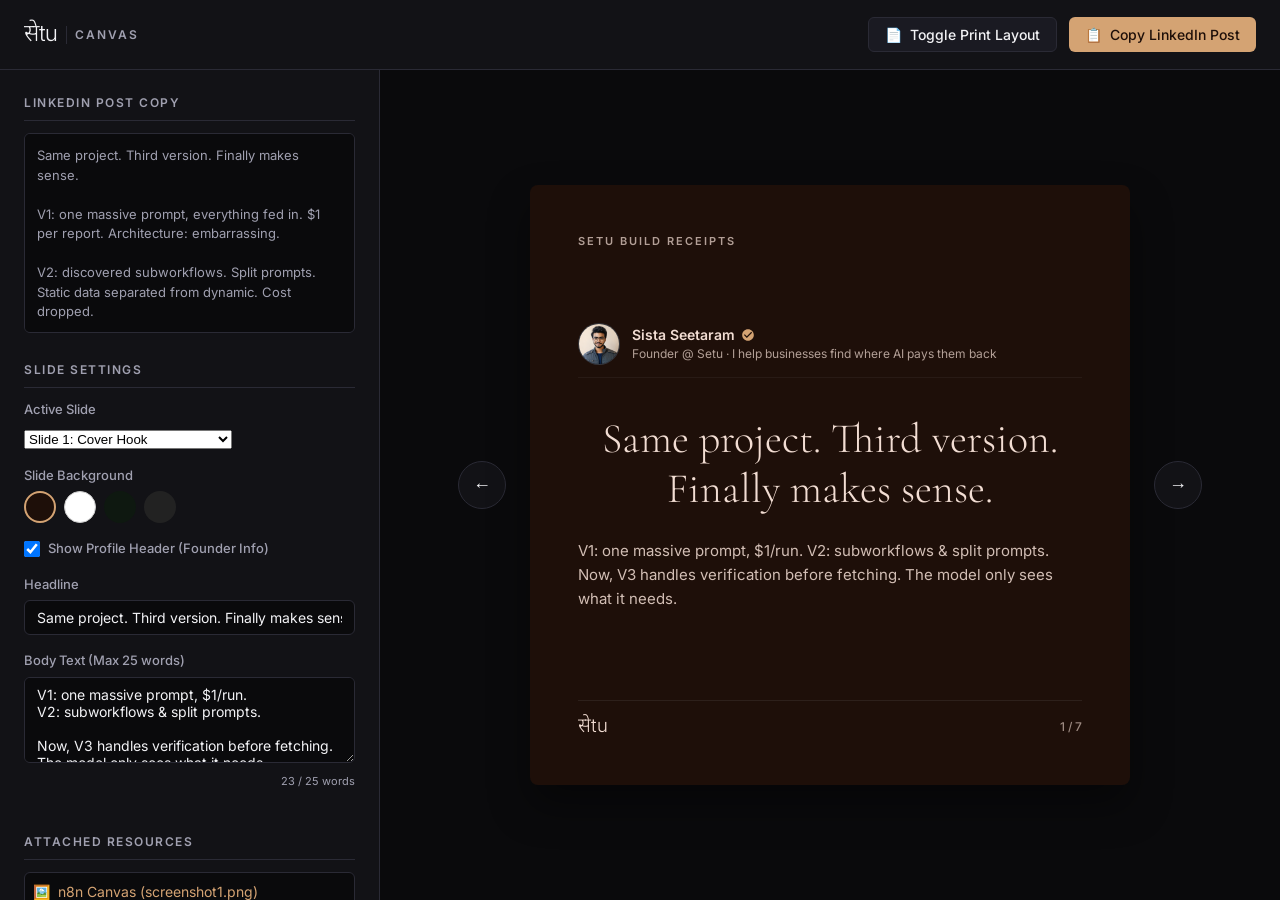
<file: canvas-browser/index.html>
<!DOCTYPE html>
<html lang="en">
<head>
    <meta charset="UTF-8">
    <meta name="viewport" content="width=device-width, initial-scale=1.0">
    <title>Setu — Canvas Browser & Carousel Previewer</title>
    <!-- Typography: Cormorant Garamond for headings, Inter for body/labels -->
    <link rel="preconnect" href="https://fonts.googleapis.com">
    <link rel="preconnect" href="https://fonts.gstatic.com" crossorigin>
    <link href="https://fonts.googleapis.com/css2?family=Cormorant+Garamond:ital,wght@0,300;0,400;0,500;0,600;0,700;1,400&family=Inter:wght@300;400;500;600&family=Noto+Sans+Devanagari:wght@300;400&display=swap" rel="stylesheet">
    <link rel="stylesheet" href="index.css">
</head>
<body>
    <header class="app-header">
        <div class="logo">
            <span class="setu-wordmark"><span class="deva">से</span><span class="latin">tu</span></span>
            <span class="logo-sub">Canvas</span>
        </div>
        <div class="header-actions">
            <button id="toggle-view-mode" class="btn btn-secondary">
                <span class="icon">📄</span> Toggle Print Layout
            </button>
            <button id="copy-post-btn" class="btn btn-primary">
                <span class="icon">📋</span> Copy LinkedIn Post
            </button>
        </div>
    </header>

    <main class="app-container">
        <!-- Sidebar: Controls & Post Text -->
        <aside class="sidebar">
            <section class="sidebar-section">
                <h3>LinkedIn Post Copy</h3>
                <div class="post-copy-box">
                    <pre id="linkedin-post-text">Same project. Third version. Finally makes sense.

V1: one massive prompt, everything fed in. $1 per report. Architecture: embarrassing.

V2: discovered subworkflows. Split prompts. Static data separated from dynamic. Cost dropped.

V3: verification before fetching. The model only sees what it needs.

$0.06 per report now.

I spent weeks before this following tutorials. Built every template. Understood nothing — because their data flows weren't breaking. Mine weren't either, because they weren't mine.

Nobody ships a good automation on the first try. Most tutorials show the finished thing. They skip the three versions before it.

The frustration is the curriculum.

Data mapping errors. Variable names pointing nowhere. A node running forever on malformed input. That's the actual class.

V4 is coming.

What version are you on?

#n8n #buildinpublic</pre>
                </div>
            </section>

            <section class="sidebar-section">
                <h3>Slide Settings</h3>
                <div class="control-group">
                    <label for="slide-select">Active Slide</label>
                    <select id="slide-select">
                        <option value="1">Slide 1: Cover Hook</option>
                        <option value="2">Slide 2: The Evolution</option>
                        <option value="3">Slide 3: V3 Architecture (n8n)</option>
                        <option value="4">Slide 4: Telegram Interface</option>
                        <option value="5">Slide 5: Generated PDF Report</option>
                        <option value="6">Slide 6: The Payoff ($0.06)</option>
                        <option value="7">Slide 7: Close / Wordmark</option>
                    </select>
                </div>
                <div class="control-group">
                    <label>Slide Background</label>
                    <div class="theme-picker">
                        <button class="theme-btn terracotta" data-color="#1e0f09" title="Terracotta Dark"></button>
                        <button class="theme-btn light active" data-color="#ffffff" title="Light"></button>
                        <button class="theme-btn forest" data-color="#0e1810" title="Forest"></button>
                        <button class="theme-btn anthracite" data-color="#222222" title="Anthracite"></button>
                    </div>
                </div>
                <div class="control-group">
                    <label class="checkbox-label" style="display: flex; align-items: center; gap: 8px; cursor: pointer; user-select: none;">
                        <input type="checkbox" id="show-profile-header-input" style="cursor: pointer; width: 16px; height: 16px;">
                        Show Profile Header (Founder Info)
                    </label>
                </div>
                <div class="control-group">
                    <label for="slide-headline-input">Headline</label>
                    <input type="text" id="slide-headline-input" class="form-input">
                </div>
                <div class="control-group">
                    <label for="slide-body-input">Body Text (Max 25 words)</label>
                    <textarea id="slide-body-input" class="form-input" rows="4"></textarea>
                    <div class="word-counter"><span id="word-count">0</span> / 25 words</div>
                </div>
            </section>

            <section class="sidebar-section">
                <h3>Attached Resources</h3>
                <ul class="resource-list">
                    <li>
                        <a href="assets/screenshot1.png" target="_blank">
                            <span class="icon">🖼️</span> n8n Canvas (screenshot1.png)
                        </a>
                    </li>
                    <li>
                        <a href="assets/screenshot2.png" target="_blank">
                            <span class="icon">💬</span> Telegram Chat (screenshot2.png)
                        </a>
                    </li>
                    <li>
                        <a href="assets/document.pdf" target="_blank">
                            <span class="icon">📄</span> Output Report (document.pdf)
                        </a>
                    </li>
                </ul>
            </section>
        </aside>

        <!-- Main Content Area: Slide Viewer -->
        <div class="editor-area">
            <!-- Slide Viewer Wrapper -->
            <div id="carousel-viewer" class="slide-viewer">
                <!-- Navigation -->
                <button class="nav-arrow prev" id="prev-slide" aria-label="Previous slide">←</button>
                
                <!-- The Slide Canvas -->
                <div class="slide-container">
                    <div id="slide-canvas" class="slide-canvas theme-terracotta">
                        <div class="slide-content">
                            <div class="slide-header">
                                <span class="slide-tag">SETU BUILD RECEIPTS</span>
                            </div>
                            <div class="slide-body">
                                <div id="slide-profile-header-container"></div>
                                <h2 class="slide-headline">Same project. Third version. Finally makes sense.</h2>
                                <p class="slide-body-text"></p>
                                <div class="slide-visual-container" id="slide-visual">
                                    <!-- Dynamic Image/Embed will sit here -->
                                </div>
                            </div>
                            <div class="slide-footer">
                                <span class="brand-wordmark setu-wordmark"><span class="deva">से</span><span class="latin">tu</span></span>
                                <span class="slide-number-display">1 / 7</span>
                            </div>
                        </div>
                    </div>
                </div>

                <button class="nav-arrow next" id="next-slide" aria-label="Next slide">→</button>
            </div>

            <!-- Print Stack Wrapper (Hidden by default, shown in print mode) -->
            <div id="print-stack" class="print-stack hidden">
                <div class="print-notice">
                    <p>💡 <strong>Tip:</strong> Press <code>Cmd+P</code> or <code>Ctrl+P</code> to save this stack as a PDF document for LinkedIn.</p>
                </div>
                <div class="print-slides-container">
                    <!-- Slides will be duplicated here for printing -->
                </div>
            </div>
        </div>
    </main>

    <!-- Notification Toast -->
    <div id="toast" class="toast hidden">Copied to clipboard!</div>

    <script src="script.js"></script>
</body>
</html>
</file>
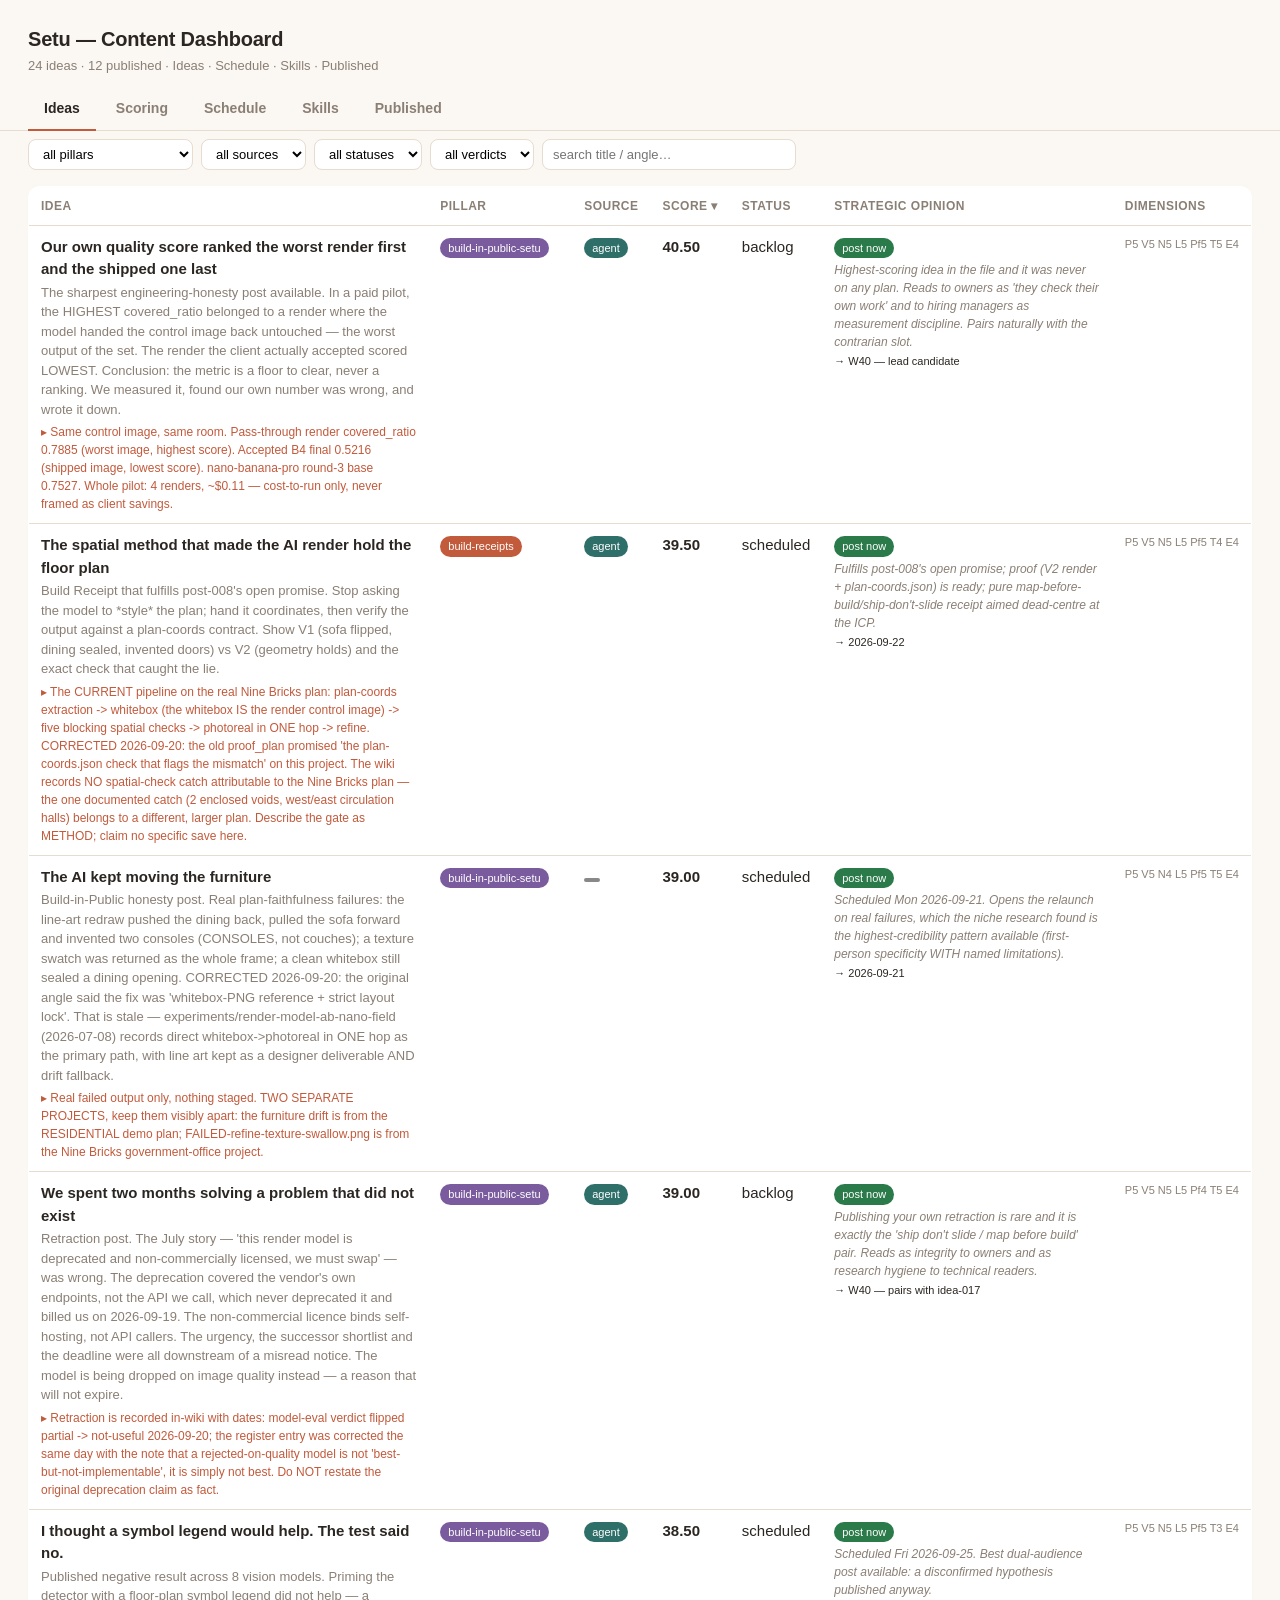
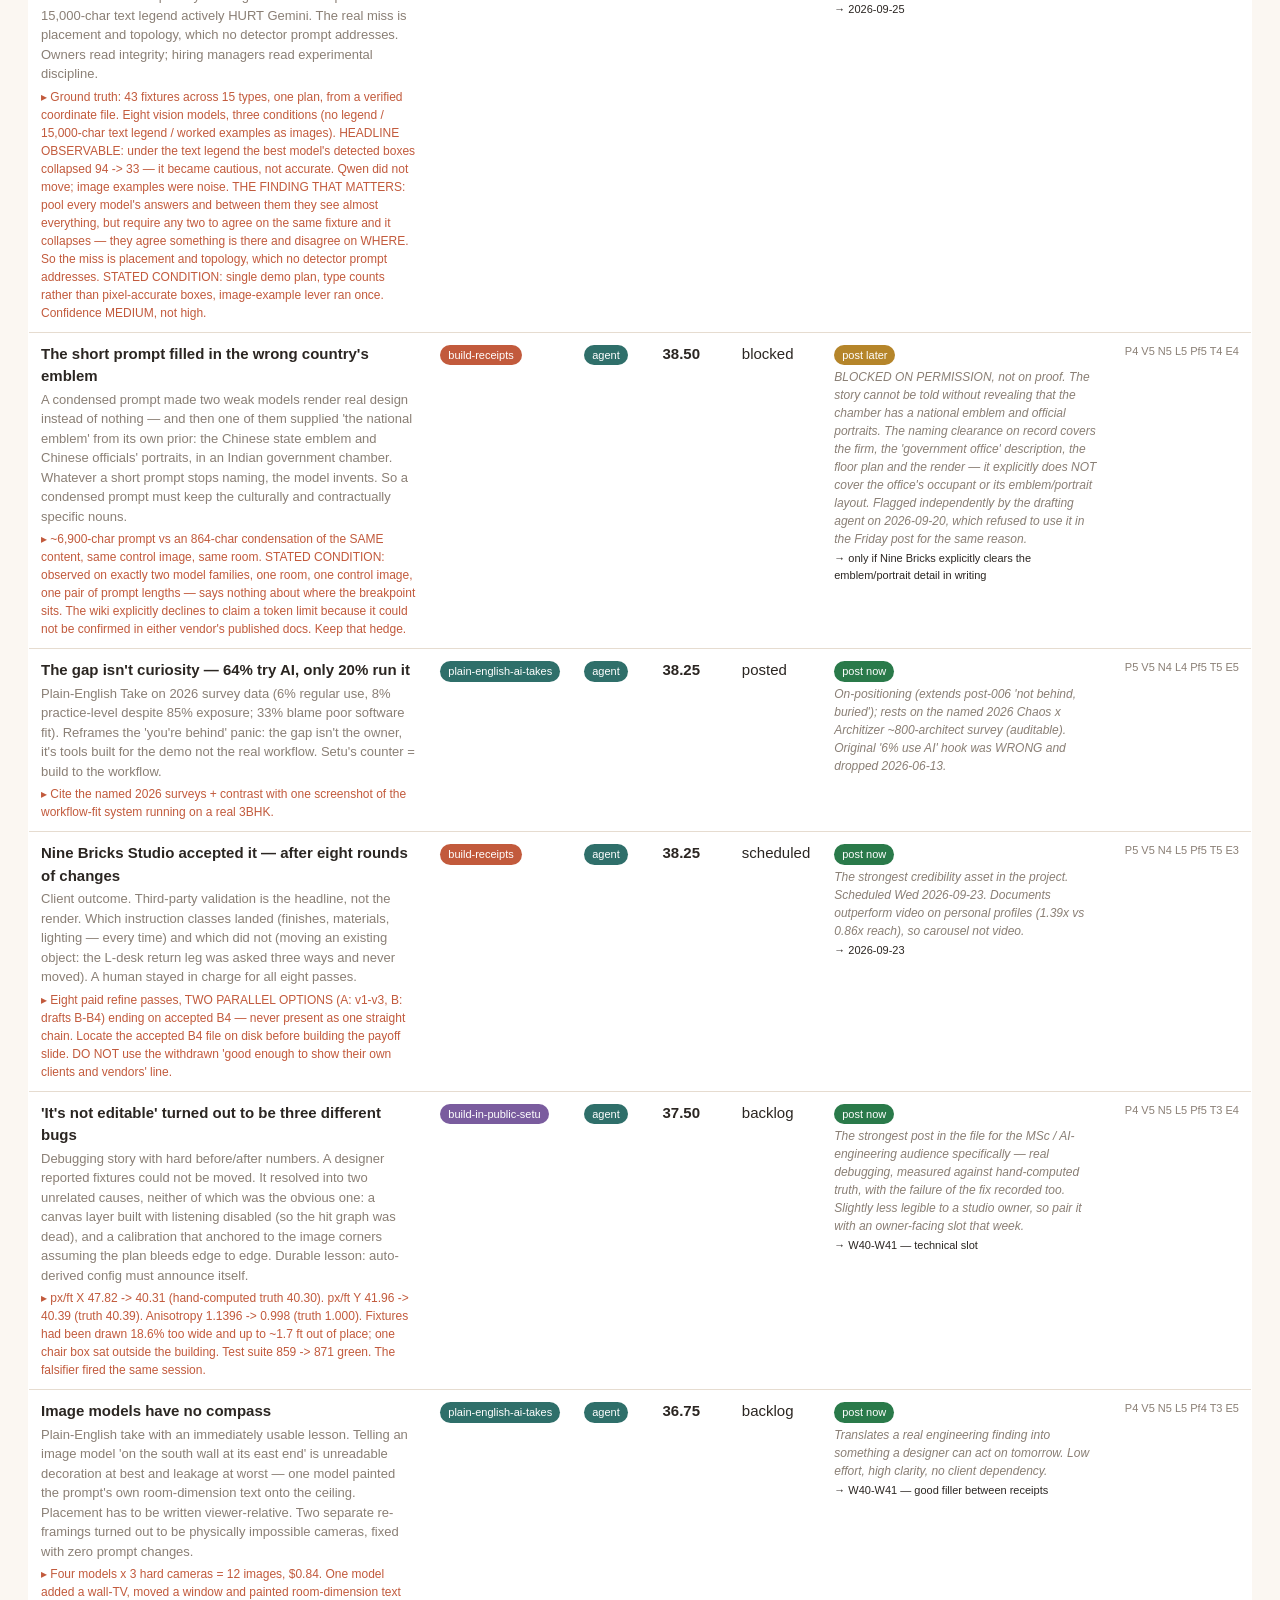
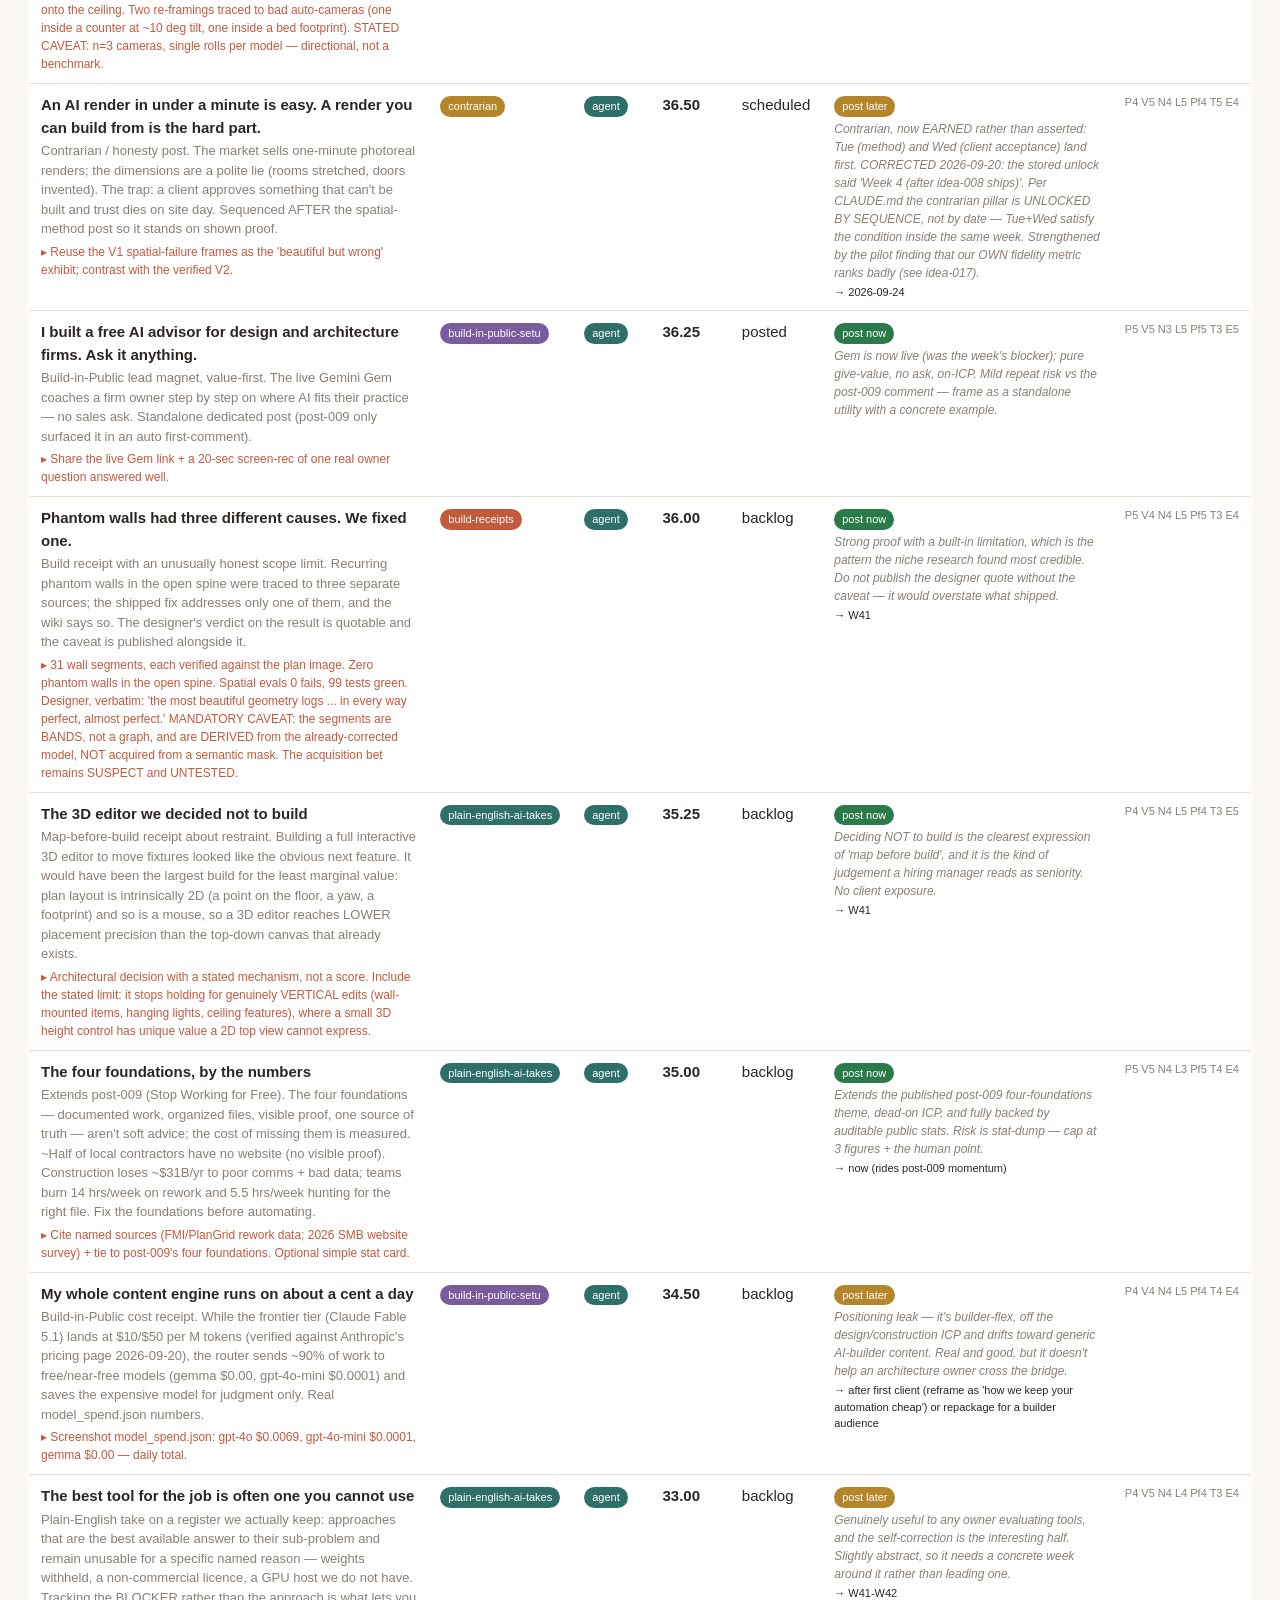
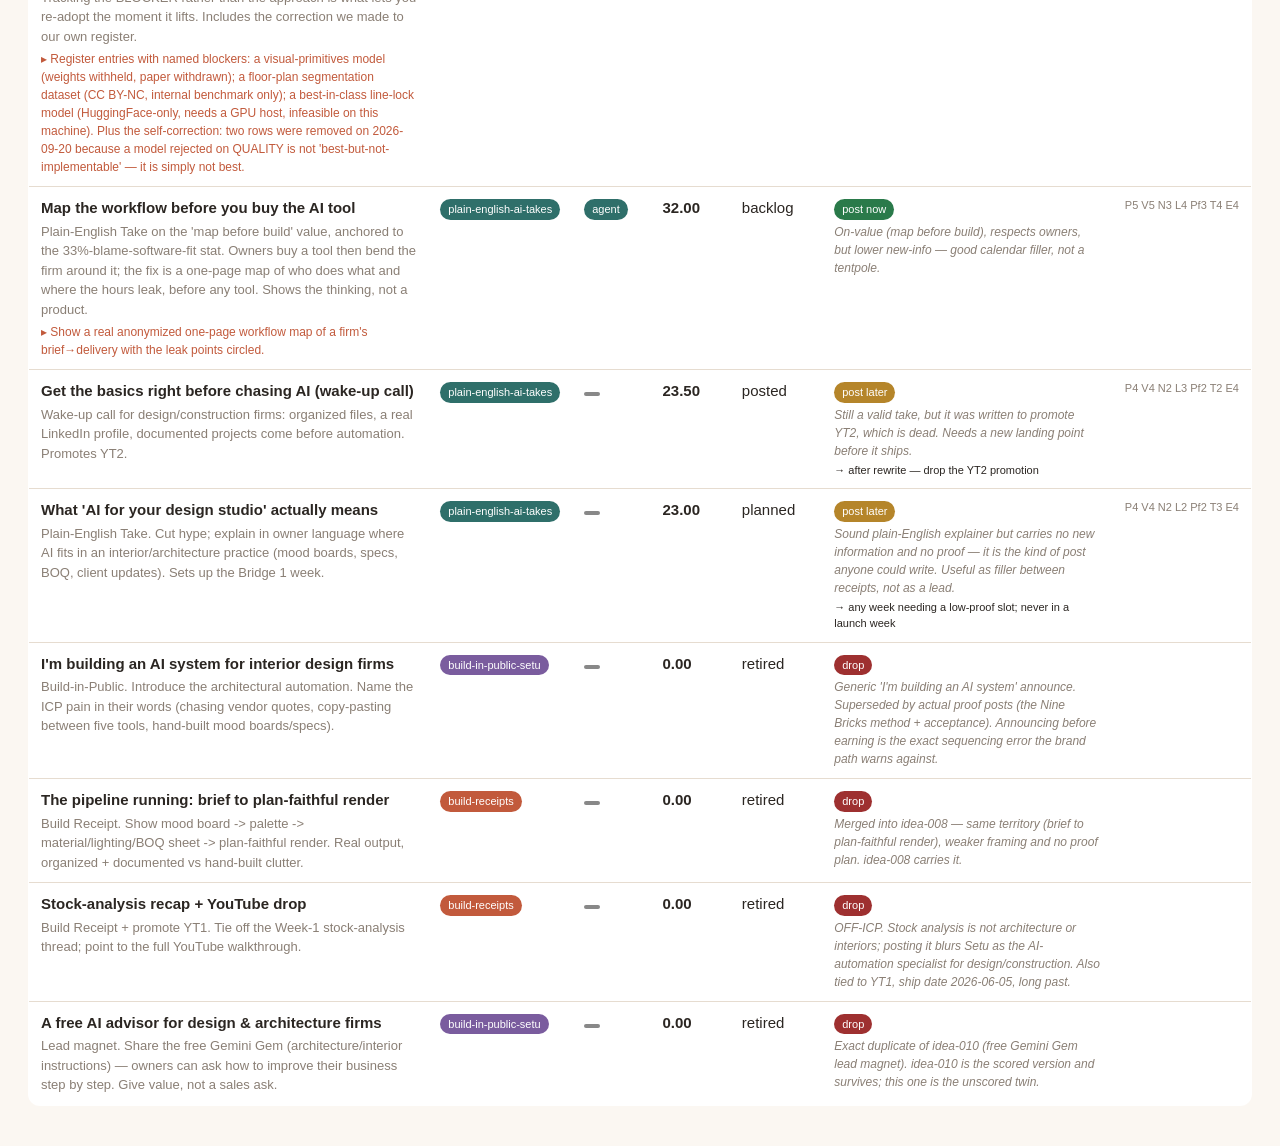
<file: data/ideas-dashboard.html>
<!doctype html>
<html lang="en"><head><meta charset="utf-8">
<meta name="viewport" content="width=device-width, initial-scale=1">
<title>Setu — Idea Feed</title>
<style>
  :root { --bg:#FBF7F2; --ink:#2B2622; --muted:#8A7F75; --line:#E6DCD0; --terra:#C25A3C; }
  * { box-sizing:border-box; }
  body { margin:0; font:15px/1.5 -apple-system,Segoe UI,Roboto,sans-serif; background:var(--bg); color:var(--ink); }
  header { padding:24px 28px 12px; }
  h1 { margin:0; font-size:20px; letter-spacing:-.01em; }
  .sub { color:var(--muted); font-size:13px; margin-top:2px; }
  .controls { display:flex; gap:8px; flex-wrap:wrap; padding:8px 28px 16px; }
  .controls select, .controls input { padding:6px 10px; border:1px solid var(--line); border-radius:8px; background:#fff; font-size:13px; }
  table { width:calc(100% - 56px); margin:0 28px 40px; border-collapse:collapse; background:#fff; border:1px solid var(--line); border-radius:12px; overflow:hidden; }
  th, td { text-align:left; padding:10px 12px; border-bottom:1px solid var(--line); vertical-align:top; }
  th { font-size:12px; text-transform:uppercase; letter-spacing:.04em; color:var(--muted); cursor:pointer; user-select:none; white-space:nowrap; }
  th:hover { color:var(--ink); }
  tr:last-child td { border-bottom:none; }
  .score { font-weight:700; font-variant-numeric:tabular-nums; }
  .title { font-weight:600; }
  .angle { color:var(--muted); font-size:13px; margin-top:2px; }
  .proof { font-size:12px; color:var(--terra); margin-top:4px; }
  .verdict-reason { font-size:12px; color:var(--muted); margin-top:3px; font-style:italic; }
  .verdict-when { font-size:11px; color:var(--ink); margin-top:2px; }
  .badge { display:inline-block; padding:2px 8px; border-radius:999px; font-size:11px; color:#fff; white-space:nowrap; }
  .dims { font-size:11px; color:var(--muted); font-variant-numeric:tabular-nums; white-space:nowrap; }
  .empty { padding:40px 28px; color:var(--muted); }
  .tabs { display:flex; gap:4px; padding:0 28px; border-bottom:1px solid var(--line); }
  .tab { padding:10px 16px; font-size:14px; font-weight:600; color:var(--muted); cursor:pointer; border-bottom:2px solid transparent; margin-bottom:-1px; }
  .tab.active { color:var(--ink); border-bottom-color:var(--terra); }
  .pane { display:none; }
  .pane.active { display:block; }
  a.postlink { color:var(--terra); text-decoration:none; }
  a.postlink:hover { text-decoration:underline; }
  .nolink { color:var(--muted); font-size:12px; }
  .grp { margin:18px 28px 0; font-size:13px; text-transform:uppercase; letter-spacing:.05em; color:var(--muted); font-weight:700; }
  .note { color:var(--muted); font-size:12px; margin-top:2px; }
  .sumbar { display:flex; gap:8px; flex-wrap:wrap; padding:8px 28px 0; }
  .sumpill { padding:4px 12px; border-radius:999px; font-size:12px; font-weight:700; color:#fff; }
  .prep td { background:#FBF6EE; }
  .legend2 { padding:12px 28px 0; color:var(--muted); font-size:12.5px; line-height:1.5; max-width:900px; }
  .legend2 b { color:var(--terra); }
  .scard { background:#fff; border:1px solid var(--line); border-radius:12px; margin:14px 28px; padding:16px 18px; max-width:760px; }
  .scard-h { display:flex; justify-content:space-between; align-items:flex-start; gap:14px; flex-wrap:wrap; margin-bottom:12px; }
  .scard-score { font-size:32px; font-weight:800; font-variant-numeric:tabular-nums; line-height:1; white-space:nowrap; }
  .scard-score small { font-size:13px; color:var(--muted); font-weight:600; }
  .scard-badges { margin-top:6px; display:flex; gap:6px; flex-wrap:wrap; }
  .dimrow { display:grid; grid-template-columns:150px 1fr 26px; gap:10px; align-items:center; margin:6px 0; font-size:12px; }
  .dimlbl { color:var(--ink); } .dimlbl span { color:var(--muted); }
  .track { background:var(--line); border-radius:6px; height:12px; overflow:hidden; }
  .fill { height:100%; border-radius:6px; }
  .dimval { text-align:right; font-variant-numeric:tabular-nums; color:var(--muted); font-weight:700; }
  .swatch { display:inline-block; width:10px; height:10px; border-radius:2px; vertical-align:middle; }
</style></head>
<body>
<header>
  <h1>Setu — Content Dashboard</h1>
  <div class="sub">24 ideas · 12 published · Ideas · Schedule · Skills · Published</div>
</header>
<div class="tabs">
  <div class="tab active" data-pane="ideas">Ideas</div>
  <div class="tab" data-pane="scoring">Scoring</div>
  <div class="tab" data-pane="schedule">Schedule</div>
  <div class="tab" data-pane="skills">Skills</div>
  <div class="tab" data-pane="published">Published</div>
</div>

<div class="pane active" id="pane-ideas">
  <div class="controls">
    <select id="f-pillar"><option value="">all pillars</option></select>
    <select id="f-source"><option value="">all sources</option></select>
    <select id="f-status"><option value="">all statuses</option></select>
    <select id="f-verdict"><option value="">all verdicts</option><option value="post_now">post now</option><option value="post_later">post later</option><option value="drop">drop</option></select>
    <input id="f-search" placeholder="search title / angle…" size="28">
  </div>
  <div id="mount"></div>
</div>

<div class="pane" id="pane-scoring">
  <div class="controls">
    <select id="cf-pillar"><option value="">all pillars</option></select>
    <select id="cf-verdict"><option value="">all verdicts</option><option value="post_now">post now</option><option value="post_later">post later</option><option value="drop">drop</option></select>
  </div>
  <div id="cmount"></div>
</div>

<div class="pane" id="pane-schedule">
  <div class="controls">
    <select id="sf-week"><option value="">all weeks</option></select>
    <select id="sf-pillar"><option value="">all pillars</option></select>
    <select id="sf-action"><option value="">all actions</option></select>
  </div>
  <div id="smount"></div>
</div>

<div class="pane" id="pane-skills">
  <div class="controls">
    <select id="kf-status"><option value="">all statuses</option></select>
    <select id="kf-kind"><option value="">all kinds</option></select>
    <input id="kf-search" placeholder="search skill / note…" size="28">
  </div>
  <div id="kmount"></div>
</div>

<div class="pane" id="pane-published">
  <div class="controls">
    <select id="pf-platform"><option value="">all platforms</option></select>
    <select id="pf-pillar"><option value="">all pillars</option></select>
    <input id="pf-search" placeholder="search topic…" size="28">
  </div>
  <div id="pmount"></div>
</div>
<script>
const IDEAS = [{"id": "idea-017", "created_at": "2026-09-20", "run_id": "wiki-ingest-2026-09-20", "title": "Our own quality score ranked the worst render first and the shipped one last", "angle": "The sharpest engineering-honesty post available. In a paid pilot, the HIGHEST covered_ratio belonged to a render where the model handed the control image back untouched \u2014 the worst output of the set. The render the client actually accepted scored LOWEST. Conclusion: the metric is a floor to clear, never a ranking. We measured it, found our own number was wrong, and wrote it down.", "pillar": "build-in-public-setu", "platform": "linkedin", "source": "agent", "scores": {"pillar_fit": 5, "value_fit": 5, "new_info": 5, "lived_exp": 5, "proof_level": 5, "timeliness": 5, "effort": 4}, "total_score": 40.5, "proof_plan": "Same control image, same room. Pass-through render covered_ratio 0.7885 (worst image, highest score). Accepted B4 final 0.5216 (shipped image, lowest score). nano-banana-pro round-3 base 0.7527. Whole pilot: 4 renders, ~$0.11 \u2014 cost-to-run only, never framed as client savings.", "supporting_research": [{"headline": "experiments/fallback-render-tier-pilot \u2014 verdict failed, 2026-09-20", "source_url": "wiki:design-automation/experiments/fallback-render-tier-pilot"}, {"headline": "syntheses/render-fidelity-tier-forced-swap \u2014 RETIRED/high, reviewed 2026-09-20", "source_url": "wiki:design-automation/syntheses/render-fidelity-tier-forced-swap"}], "status": "backlog", "strategic_opinion": {"verdict": "post_now", "reason": "Highest-scoring idea in the file and it was never on any plan. Reads to owners as 'they check their own work' and to hiring managers as measurement discipline. Pairs naturally with the contrarian slot.", "when_to_post": "W40 \u2014 lead candidate", "timing_note": "created 2026-09-20 from the design-automation wiki (index rebuilt 2026-09-20), never previously ingested"}, "asset_ready": true}, {"id": "idea-008", "created_at": "2026-06-12", "run_id": "idea-1781202600", "title": "The spatial method that made the AI render hold the floor plan", "angle": "Build Receipt that fulfills post-008's open promise. Stop asking the model to *style* the plan; hand it coordinates, then verify the output against a plan-coords contract. Show V1 (sofa flipped, dining sealed, invented doors) vs V2 (geometry holds) and the exact check that caught the lie.", "pillar": "build-receipts", "platform": "linkedin", "source": "agent", "scores": {"pillar_fit": 5, "value_fit": 5, "new_info": 5, "lived_exp": 5, "proof_level": 5, "timeliness": 4, "effort": 4}, "total_score": 39.5, "proof_plan": "The CURRENT pipeline on the real Nine Bricks plan: plan-coords extraction -\u003e whitebox (the whitebox IS the render control image) -\u003e five blocking spatial checks -\u003e photoreal in ONE hop -\u003e refine. CORRECTED 2026-09-20: the old proof_plan promised 'the plan-coords.json check that flags the mismatch' on this project. The wiki records NO spatial-check catch attributable to the Nine Bricks plan \u2014 the one documented catch (2 enclosed voids, west/east circulation halls) belongs to a different, larger plan. Describe the gate as METHOD; claim no specific save here.", "supporting_research": [{"headline": "AI renders do not preserve exact proportions; dimensional accuracy not guaranteed", "source_url": "https://virtualspaces.tech/blog/the-future-of-interior-design-visualization-ai-transforming-2d-to-3d"}, {"headline": "post-008 teased 'the exact spatial method that made the plan stick'", "source_url": "internal:posts.json#post-008"}, {"headline": "plan-coords.json verification contract", "source_url": "internal:.tmp/visuals/post008/"}], "status": "scheduled", "strategic_opinion": {"verdict": "post_now", "reason": "Fulfills post-008's open promise; proof (V2 render + plan-coords.json) is ready; pure map-before-build/ship-don't-slide receipt aimed dead-centre at the ICP.", "when_to_post": "2026-09-22", "timing_note": "SCHEDULED Tue 2026-09-22. audited 2026-09-20 against the design-automation wiki (index rebuilt 2026-09-20)"}, "asset_ready": true}, {"id": "idea-004", "week": 2, "slot": "2026-06-04", "platform": "linkedin", "pillar": "build-in-public-setu", "title": "The AI kept moving the furniture", "angle": "Build-in-Public honesty post. Real plan-faithfulness failures: the line-art redraw pushed the dining back, pulled the sofa forward and invented two consoles (CONSOLES, not couches); a texture swatch was returned as the whole frame; a clean whitebox still sealed a dining opening. CORRECTED 2026-09-20: the original angle said the fix was 'whitebox-PNG reference + strict layout lock'. That is stale \u2014 experiments/render-model-ab-nano-field (2026-07-08) records direct whitebox-\u003ephotoreal in ONE hop as the primary path, with line art kept as a designer deliverable AND drift fallback.", "icp": "Bridge 01", "asset": {"type": "before_after_render", "status": "NEEDS_USER", "note": "user supplies V1 vs V4 render images"}, "cta": "soft", "status": "scheduled", "notes": "Strongest trust post of the week. Visual.", "retired_reason": "Duplicate \u2014 post-008 (Everyone keeps asking to see the renders) already covered V1 spatial failures story (sofa flipped, pooja vanished, invented doors). Retired 2026-06-11.", "proof_plan": "Real failed output only, nothing staged. TWO SEPARATE PROJECTS, keep them visibly apart: the furniture drift is from the RESIDENTIAL demo plan; FAILED-refine-texture-swallow.png is from the Nine Bricks government-office project.", "scores": {"pillar_fit": 5, "value_fit": 5, "new_info": 4, "lived_exp": 5, "proof_level": 5, "timeliness": 5, "effort": 4}, "strategic_opinion": {"verdict": "post_now", "reason": "Scheduled Mon 2026-09-21. Opens the relaunch on real failures, which the niche research found is the highest-credibility pattern available (first-person specificity WITH named limitations).", "when_to_post": "2026-09-21", "timing_note": "audited 2026-09-20 against the design-automation wiki (index rebuilt 2026-09-20)"}, "asset_ready": true, "total_score": 39.0}, {"id": "idea-018", "created_at": "2026-09-20", "run_id": "wiki-ingest-2026-09-20", "title": "We spent two months solving a problem that did not exist", "angle": "Retraction post. The July story \u2014 'this render model is deprecated and non-commercially licensed, we must swap' \u2014 was wrong. The deprecation covered the vendor's own endpoints, not the API we call, which never deprecated it and billed us on 2026-09-19. The non-commercial licence binds self-hosting, not API callers. The urgency, the successor shortlist and the deadline were all downstream of a misread notice. The model is being dropped on image quality instead \u2014 a reason that will not expire.", "pillar": "build-in-public-setu", "platform": "linkedin", "source": "agent", "scores": {"pillar_fit": 5, "value_fit": 5, "new_info": 5, "lived_exp": 5, "proof_level": 4, "timeliness": 5, "effort": 4}, "total_score": 39.0, "proof_plan": "Retraction is recorded in-wiki with dates: model-eval verdict flipped partial -\u003e not-useful 2026-09-20; the register entry was corrected the same day with the note that a rejected-on-quality model is not 'best-but-not-implementable', it is simply not best. Do NOT restate the original deprecation claim as fact.", "supporting_research": [{"headline": "syntheses/render-fidelity-tier-forced-swap \u2014 RETIRED/high, reviewed 2026-09-20", "source_url": "wiki:design-automation/syntheses/render-fidelity-tier-forced-swap"}, {"headline": "syntheses/best-but-not-implementable-register \u2014 CONFIRMED/high, reviewed 2026-09-20", "source_url": "wiki:design-automation/syntheses/best-but-not-implementable-register"}], "status": "backlog", "strategic_opinion": {"verdict": "post_now", "reason": "Publishing your own retraction is rare and it is exactly the 'ship don't slide / map before build' pair. Reads as integrity to owners and as research hygiene to technical readers.", "when_to_post": "W40 \u2014 pairs with idea-017", "timing_note": "created 2026-09-20 from the design-automation wiki (index rebuilt 2026-09-20), never previously ingested"}, "asset_ready": true}, {"id": "idea-016", "created_at": "2026-09-20", "run_id": "wiki-ingest-2026-09-20", "title": "I thought a symbol legend would help. The test said no.", "angle": "Published negative result across 8 vision models. Priming the detector with a floor-plan symbol legend did not help \u2014 a 15,000-char text legend actively HURT Gemini. The real miss is placement and topology, which no detector prompt addresses. Owners read integrity; hiring managers read experimental discipline.", "pillar": "build-in-public-setu", "platform": "linkedin", "source": "agent", "scores": {"pillar_fit": 5, "value_fit": 5, "new_info": 5, "lived_exp": 5, "proof_level": 5, "timeliness": 3, "effort": 4}, "total_score": 38.5, "proof_plan": "Ground truth: 43 fixtures across 15 types, one plan, from a verified coordinate file. Eight vision models, three conditions (no legend / 15,000-char text legend / worked examples as images). HEADLINE OBSERVABLE: under the text legend the best model's detected boxes collapsed 94 -\u003e 33 \u2014 it became cautious, not accurate. Qwen did not move; image examples were noise. THE FINDING THAT MATTERS: pool every model's answers and between them they see almost everything, but require any two to agree on the same fixture and it collapses \u2014 they agree something is there and disagree on WHERE. So the miss is placement and topology, which no detector prompt addresses. STATED CONDITION: single demo plan, type counts rather than pixel-accurate boxes, image-example lever ran once. Confidence MEDIUM, not high.", "supporting_research": [{"headline": "syntheses/legend-priming-doesnt-help-detection \u2014 CONFIRMED/medium, reviewed 2026-06-23", "source_url": "wiki:design-automation/syntheses/legend-priming-doesnt-help-detection"}, {"headline": "experiments/legend-detection-bakeoff (8 VLMs)", "source_url": "wiki:design-automation/experiments/legend-detection-bakeoff"}, {"headline": "AECV-Bench corroboration DROPPED 2026-09-20 \u2014 compares the same rejected detection-metric class, and both wiki entries carry a spot-verify marker", "source_url": "internal:decision-2026-09-20"}], "status": "scheduled", "strategic_opinion": {"verdict": "post_now", "reason": "Scheduled Fri 2026-09-25. Best dual-audience post available: a disconfirmed hypothesis published anyway.", "when_to_post": "2026-09-25", "timing_note": "F1 FIGURES REMOVED 2026-09-20 on Seetaram's instruction. F1 on type-multiset detection scores whether the right KINDS and COUNTS of fixtures were found and is blind to WHERE they are \u2014 so it can look respectable while the layout is unusable, which for a floor plan is the only thing that matters. The wiki's own consensus finding (pooled recall high, any-two agreement collapses) is the proof. Use raw observables (the 94-\u003e33 box collapse) and the placement finding instead. DO NOT reintroduce F1, precision or recall as the deciding parameter for plan-fidelity work in any post."}, "asset_ready": true}, {"id": "idea-020", "created_at": "2026-09-20", "run_id": "wiki-ingest-2026-09-20", "title": "The short prompt filled in the wrong country's emblem", "angle": "A condensed prompt made two weak models render real design instead of nothing \u2014 and then one of them supplied 'the national emblem' from its own prior: the Chinese state emblem and Chinese officials' portraits, in an Indian government chamber. Whatever a short prompt stops naming, the model invents. So a condensed prompt must keep the culturally and contractually specific nouns.", "pillar": "build-receipts", "platform": "linkedin", "source": "agent", "scores": {"pillar_fit": 4, "value_fit": 5, "new_info": 5, "lived_exp": 5, "proof_level": 5, "timeliness": 4, "effort": 4}, "total_score": 38.5, "proof_plan": "~6,900-char prompt vs an 864-char condensation of the SAME content, same control image, same room. STATED CONDITION: observed on exactly two model families, one room, one control image, one pair of prompt lengths \u2014 says nothing about where the breakpoint sits. The wiki explicitly declines to claim a token limit because it could not be confirmed in either vendor's published docs. Keep that hedge.", "supporting_research": [{"headline": "syntheses/prompt-length-must-match-model-tier \u2014 CONFIRMED/medium, created \u0026 reviewed 2026-09-20", "source_url": "wiki:design-automation/syntheses/prompt-length-must-match-model-tier"}], "status": "blocked", "strategic_opinion": {"verdict": "post_later", "reason": "BLOCKED ON PERMISSION, not on proof. The story cannot be told without revealing that the chamber has a national emblem and official portraits. The naming clearance on record covers the firm, the 'government office' description, the floor plan and the render \u2014 it explicitly does NOT cover the office's occupant or its emblem/portrait layout. Flagged independently by the drafting agent on 2026-09-20, which refused to use it in the Friday post for the same reason.", "when_to_post": "only if Nine Bricks explicitly clears the emblem/portrait detail in writing", "timing_note": "Unblock condition: written clearance. Alternative: rebuild the post on a non-client prompt-length example, which keeps the lesson and loses the evidence."}, "asset_ready": true}, {"id": "idea-009", "created_at": "2026-06-12", "run_id": "idea-1781202600", "title": "The gap isn't curiosity \u2014 64% try AI, only 20% run it", "angle": "Plain-English Take on 2026 survey data (6% regular use, 8% practice-level despite 85% exposure; 33% blame poor software fit). Reframes the 'you're behind' panic: the gap isn't the owner, it's tools built for the demo not the real workflow. Setu's counter = build to the workflow.", "pillar": "plain-english-ai-takes", "platform": "linkedin", "source": "agent", "scores": {"pillar_fit": 5, "value_fit": 5, "new_info": 4, "lived_exp": 4, "proof_level": 5, "timeliness": 5, "effort": 5}, "total_score": 38.25, "proof_plan": "Cite the named 2026 surveys + contrast with one screenshot of the workflow-fit system running on a real 3BHK.", "supporting_research": [{"headline": "Only 6% of architects regularly use AI; 8% of firms at practice level despite 85% exposure", "source_url": "https://virtualspaces.tech/blog/ai-architecture-interior-design-adoption-gap-foursite-remodroom"}, {"headline": "33% cite poor compatibility with current software as the key obstacle", "source_url": "https://blog.chaos.com/the-state-of-ai-in-architecture-survey-insights"}], "status": "posted", "strategic_opinion": {"verdict": "post_now", "reason": "On-positioning (extends post-006 'not behind, buried'); rests on the named 2026 Chaos x Architizer ~800-architect survey (auditable). Original '6% use AI' hook was WRONG and dropped 2026-06-13.", "when_to_post": "now", "timing_note": "Stats verified 2026-06-13: use 64/20 gap + 33/48/70/74; do NOT use 6% or 85%-exposure."}, "draft_path": "data/drafts/2026-06-12-only-6pct-use-ai/linkedin-post.md", "post_id": "post-010"}, {"id": "idea-015", "created_at": "2026-09-20", "run_id": "wiki-ingest-2026-09-20", "title": "Nine Bricks Studio accepted it \u2014 after eight rounds of changes", "angle": "Client outcome. Third-party validation is the headline, not the render. Which instruction classes landed (finishes, materials, lighting \u2014 every time) and which did not (moving an existing object: the L-desk return leg was asked three ways and never moved). A human stayed in charge for all eight passes.", "pillar": "build-receipts", "platform": "linkedin", "source": "agent", "scores": {"pillar_fit": 5, "value_fit": 5, "new_info": 4, "lived_exp": 5, "proof_level": 5, "timeliness": 5, "effort": 3}, "total_score": 38.25, "proof_plan": "Eight paid refine passes, TWO PARALLEL OPTIONS (A: v1-v3, B: drafts B-B4) ending on accepted B4 \u2014 never present as one straight chain. Locate the accepted B4 file on disk before building the payoff slide. DO NOT use the withdrawn 'good enough to show their own clients and vendors' line.", "supporting_research": [{"headline": "wiki log 2026-09-12: OPTION B4 ACCEPTED as the chamber's final render", "source_url": "wiki:design-automation/log#2026-09-12"}, {"headline": "Edit models re-skin surfaces but will not restructure objects", "source_url": "wiki:design-automation/log#2026-09-12"}], "status": "scheduled", "strategic_opinion": {"verdict": "post_now", "reason": "The strongest credibility asset in the project. Scheduled Wed 2026-09-23. Documents outperform video on personal profiles (1.39x vs 0.86x reach), so carousel not video.", "when_to_post": "2026-09-23", "timing_note": "created 2026-09-20 from the design-automation wiki (index rebuilt 2026-09-20), never previously ingested"}, "asset_ready": true}, {"id": "idea-019", "created_at": "2026-09-20", "run_id": "wiki-ingest-2026-09-20", "title": "'It's not editable' turned out to be three different bugs", "angle": "Debugging story with hard before/after numbers. A designer reported fixtures could not be moved. It resolved into two unrelated causes, neither of which was the obvious one: a canvas layer built with listening disabled (so the hit graph was dead), and a calibration that anchored to the image corners assuming the plan bleeds edge to edge. Durable lesson: auto-derived config must announce itself.", "pillar": "build-in-public-setu", "platform": "linkedin", "source": "agent", "scores": {"pillar_fit": 4, "value_fit": 5, "new_info": 5, "lived_exp": 5, "proof_level": 5, "timeliness": 3, "effort": 4}, "total_score": 37.5, "proof_plan": "px/ft X 47.82 -\u003e 40.31 (hand-computed truth 40.30). px/ft Y 41.96 -\u003e 40.39 (truth 40.39). Anisotropy 1.1396 -\u003e 0.998 (truth 1.000). Fixtures had been drawn 18.6% too wide and up to ~1.7 ft out of place; one chair box sat outside the building. Test suite 859 -\u003e 871 green. The falsifier fired the same session.", "supporting_research": [{"headline": "experiments/ffe-canvas-calibration-anchor-bug, 2026-08-30", "source_url": "wiki:design-automation/experiments/ffe-canvas-calibration-anchor-bug"}, {"headline": "syntheses/calibration-needs-anchor-and-metric \u2014 CONFIRMED/high, reviewed 2026-08-30", "source_url": "wiki:design-automation/syntheses/calibration-needs-anchor-and-metric"}], "status": "backlog", "strategic_opinion": {"verdict": "post_now", "reason": "The strongest post in the file for the MSc / AI-engineering audience specifically \u2014 real debugging, measured against hand-computed truth, with the failure of the fix recorded too. Slightly less legible to a studio owner, so pair it with an owner-facing slot that week.", "when_to_post": "W40-W41 \u2014 technical slot", "timing_note": "created 2026-09-20 from the design-automation wiki (index rebuilt 2026-09-20), never previously ingested"}, "asset_ready": true}, {"id": "idea-021", "created_at": "2026-09-20", "run_id": "wiki-ingest-2026-09-20", "title": "Image models have no compass", "angle": "Plain-English take with an immediately usable lesson. Telling an image model 'on the south wall at its east end' is unreadable decoration at best and leakage at worst \u2014 one model painted the prompt's own room-dimension text onto the ceiling. Placement has to be written viewer-relative. Two separate re-framings turned out to be physically impossible cameras, fixed with zero prompt changes.", "pillar": "plain-english-ai-takes", "platform": "linkedin", "source": "agent", "scores": {"pillar_fit": 4, "value_fit": 5, "new_info": 5, "lived_exp": 5, "proof_level": 4, "timeliness": 3, "effort": 5}, "total_score": 36.75, "proof_plan": "Four models x 3 hard cameras = 12 images, $0.84. One model added a wall-TV, moved a window and painted room-dimension text onto the ceiling. Two re-framings traced to bad auto-cameras (one inside a counter at ~10 deg tilt, one inside a bed footprint). STATED CAVEAT: n=3 cameras, single rolls per model \u2014 directional, not a benchmark.", "supporting_research": [{"headline": "experiments/render-model-ab-nano-field \u2014 verdict kept, 2026-07-08", "source_url": "wiki:design-automation/experiments/render-model-ab-nano-field"}], "status": "backlog", "strategic_opinion": {"verdict": "post_now", "reason": "Translates a real engineering finding into something a designer can act on tomorrow. Low effort, high clarity, no client dependency.", "when_to_post": "W40-W41 \u2014 good filler between receipts", "timing_note": "created 2026-09-20 from the design-automation wiki (index rebuilt 2026-09-20), never previously ingested"}, "asset_ready": true}, {"id": "idea-011", "created_at": "2026-06-12", "run_id": "idea-1781202600", "title": "An AI render in under a minute is easy. A render you can build from is the hard part.", "angle": "Contrarian / honesty post. The market sells one-minute photoreal renders; the dimensions are a polite lie (rooms stretched, doors invented). The trap: a client approves something that can't be built and trust dies on site day. Sequenced AFTER the spatial-method post so it stands on shown proof.", "pillar": "contrarian", "platform": "linkedin", "source": "agent", "scores": {"pillar_fit": 4, "value_fit": 5, "new_info": 4, "lived_exp": 5, "proof_level": 4, "timeliness": 5, "effort": 4}, "total_score": 36.5, "proof_plan": "Reuse the V1 spatial-failure frames as the 'beautiful but wrong' exhibit; contrast with the verified V2.", "supporting_research": [{"headline": "AI tools stretch or compress room dimensions interpreting floor plans", "source_url": "https://genroom.io/blog/ai-design-from-floor-plan"}, {"headline": "AI render in under a minute marketed as turnkey", "source_url": "https://www.aimagicx.com/blog/ai-architectural-rendering-visualization-guide-2026"}], "status": "scheduled", "strategic_opinion": {"verdict": "post_later", "reason": "Contrarian, now EARNED rather than asserted: Tue (method) and Wed (client acceptance) land first. CORRECTED 2026-09-20: the stored unlock said 'Week 4 (after idea-008 ships)'. Per CLAUDE.md the contrarian pillar is UNLOCKED BY SEQUENCE, not by date \u2014 Tue+Wed satisfy the condition inside the same week. Strengthened by the pilot finding that our OWN fidelity metric ranks badly (see idea-017).", "when_to_post": "2026-09-24", "timing_note": "SCHEDULED Thu 2026-09-24. audited 2026-09-20 against the design-automation wiki (index rebuilt 2026-09-20)"}}, {"id": "idea-010", "created_at": "2026-06-12", "run_id": "idea-1781202600", "title": "I built a free AI advisor for design and architecture firms. Ask it anything.", "angle": "Build-in-Public lead magnet, value-first. The live Gemini Gem coaches a firm owner step by step on where AI fits their practice \u2014 no sales ask. Standalone dedicated post (post-009 only surfaced it in an auto first-comment).", "pillar": "build-in-public-setu", "platform": "linkedin", "source": "agent", "scores": {"pillar_fit": 5, "value_fit": 5, "new_info": 3, "lived_exp": 5, "proof_level": 5, "timeliness": 3, "effort": 5}, "total_score": 36.25, "proof_plan": "Share the live Gem link + a 20-sec screen-rec of one real owner question answered well.", "supporting_research": [{"headline": "Gem live at https://da.gd/z52I, already used in post-009 first comment", "source_url": "internal:posts.json#post-009"}], "status": "posted", "strategic_opinion": {"verdict": "post_now", "reason": "Gem is now live (was the week's blocker); pure give-value, no ask, on-ICP. Mild repeat risk vs the post-009 comment \u2014 frame as a standalone utility with a concrete example.", "when_to_post": "now", "timing_note": "Value-first; one concrete example question, not a feature list."}, "notes": "", "post_record_pending": true}, {"id": "idea-023", "created_at": "2026-09-20", "run_id": "wiki-ingest-2026-09-20", "title": "Phantom walls had three different causes. We fixed one.", "angle": "Build receipt with an unusually honest scope limit. Recurring phantom walls in the open spine were traced to three separate sources; the shipped fix addresses only one of them, and the wiki says so. The designer's verdict on the result is quotable and the caveat is published alongside it.", "pillar": "build-receipts", "platform": "linkedin", "source": "agent", "scores": {"pillar_fit": 5, "value_fit": 4, "new_info": 4, "lived_exp": 5, "proof_level": 5, "timeliness": 3, "effort": 4}, "total_score": 36.0, "proof_plan": "31 wall segments, each verified against the plan image. Zero phantom walls in the open spine. Spatial evals 0 fails, 99 tests green. Designer, verbatim: 'the most beautiful geometry logs ... in every way perfect, almost perfect.' MANDATORY CAVEAT: the segments are BANDS, not a graph, and are DERIVED from the already-corrected model, NOT acquired from a semantic mask. The acquisition bet remains SUSPECT and UNTESTED.", "supporting_research": [{"headline": "experiments/wall-segments-shipped-render-source \u2014 verdict kept, 2026-07-06", "source_url": "wiki:design-automation/experiments/wall-segments-shipped-render-source"}, {"headline": "syntheses/wall-acquisition-is-mask-then-vector \u2014 SUSPECT/medium, still untested", "source_url": "wiki:design-automation/syntheses/wall-acquisition-is-mask-then-vector"}], "status": "backlog", "strategic_opinion": {"verdict": "post_now", "reason": "Strong proof with a built-in limitation, which is the pattern the niche research found most credible. Do not publish the designer quote without the caveat \u2014 it would overstate what shipped.", "when_to_post": "W41", "timing_note": "created 2026-09-20 from the design-automation wiki (index rebuilt 2026-09-20), never previously ingested"}, "asset_ready": true}, {"id": "idea-022", "created_at": "2026-09-20", "run_id": "wiki-ingest-2026-09-20", "title": "The 3D editor we decided not to build", "angle": "Map-before-build receipt about restraint. Building a full interactive 3D editor to move fixtures looked like the obvious next feature. It would have been the largest build for the least marginal value: plan layout is intrinsically 2D (a point on the floor, a yaw, a footprint) and so is a mouse, so a 3D editor reaches LOWER placement precision than the top-down canvas that already exists.", "pillar": "plain-english-ai-takes", "platform": "linkedin", "source": "agent", "scores": {"pillar_fit": 4, "value_fit": 5, "new_info": 4, "lived_exp": 5, "proof_level": 4, "timeliness": 3, "effort": 5}, "total_score": 35.25, "proof_plan": "Architectural decision with a stated mechanism, not a score. Include the stated limit: it stops holding for genuinely VERTICAL edits (wall-mounted items, hanging lights, ceiling features), where a small 3D height control has unique value a 2D top view cannot express.", "supporting_research": [{"headline": "syntheses/direct-3d-editing-is-wrong-layer-for-plan-layout \u2014 CONFIRMED/high, reviewed 2026-07-19", "source_url": "wiki:design-automation/syntheses/direct-3d-editing-is-wrong-layer-for-plan-layout"}], "status": "backlog", "strategic_opinion": {"verdict": "post_now", "reason": "Deciding NOT to build is the clearest expression of 'map before build', and it is the kind of judgement a hiring manager reads as seniority. No client exposure.", "when_to_post": "W41", "timing_note": "created 2026-09-20 from the design-automation wiki (index rebuilt 2026-09-20), never previously ingested"}, "asset_ready": true}, {"id": "idea-014", "created_at": "2026-06-13", "run_id": "idea-1781202600", "title": "The four foundations, by the numbers", "angle": "Extends post-009 (Stop Working for Free). The four foundations \u2014 documented work, organized files, visible proof, one source of truth \u2014 aren't soft advice; the cost of missing them is measured. ~Half of local contractors have no website (no visible proof). Construction loses ~$31B/yr to poor comms + bad data; teams burn 14 hrs/week on rework and 5.5 hrs/week hunting for the right file. Fix the foundations before automating.", "pillar": "plain-english-ai-takes", "platform": "linkedin", "source": "agent", "scores": {"pillar_fit": 5, "value_fit": 5, "new_info": 4, "lived_exp": 3, "proof_level": 5, "timeliness": 4, "effort": 4}, "total_score": 35.0, "proof_plan": "Cite named sources (FMI/PlanGrid rework data; 2026 SMB website survey) + tie to post-009's four foundations. Optional simple stat card.", "supporting_research": [{"headline": "45-56% of local contractors/tradespeople have no website", "source_url": "https://b2bleadfinder.io/blog/small-business-without-website-statistics"}, {"headline": "Miscommunication + bad data = 48% of rework; ~$31.3B/yr construction cost; 14h/wk rework, 5.5h/wk hunting data", "source_url": "https://www.forconstructionpros.com/business/business-services/financing-insurance-leasing/press-release/21015974/plangrid-poor-communication-rework-bad-data-management-cost-construction-industry-177b-annually"}, {"headline": "~27% of small businesses have no website; 62% of customers ignore no-web-presence businesses", "source_url": "https://www.networksolutions.com/blog/small-business-website-statistics/"}], "status": "backlog", "strategic_opinion": {"verdict": "post_now", "reason": "Extends the published post-009 four-foundations theme, dead-on ICP, and fully backed by auditable public stats. Risk is stat-dump \u2014 cap at 3 figures + the human point.", "when_to_post": "now (rides post-009 momentum)", "timing_note": "Use ONLY verified figures; label construction-industry stats as such, do not imply interior-design-specific. No fabricated composite 'four-pillars readiness' stat \u2014 it does not exist publicly."}}, {"id": "idea-013", "created_at": "2026-06-12", "run_id": "idea-1781202600", "title": "My whole content engine runs on about a cent a day", "angle": "Build-in-Public cost receipt. While the frontier tier (Claude Fable 5.1) lands at $10/$50 per M tokens (verified against Anthropic's pricing page 2026-09-20), the router sends ~90% of work to free/near-free models (gemma $0.00, gpt-4o-mini $0.0001) and saves the expensive model for judgment only. Real model_spend.json numbers.", "pillar": "build-in-public-setu", "platform": "linkedin", "source": "agent", "scores": {"pillar_fit": 4, "value_fit": 4, "new_info": 4, "lived_exp": 5, "proof_level": 4, "timeliness": 4, "effort": 4}, "total_score": 34.5, "proof_plan": "Screenshot model_spend.json: gpt-4o $0.0069, gpt-4o-mini $0.0001, gemma $0.00 \u2014 daily total.", "supporting_research": [{"headline": "Claude Fable 5 GA Jun 9 at $10/$50 per M tokens", "source_url": "https://thehackernews.com/2026/06/anthropic-releases-claude-fable-5-its.html"}, {"headline": "real router spend numbers", "source_url": "internal:model_spend.json"}], "status": "backlog", "strategic_opinion": {"verdict": "post_later", "reason": "Positioning leak \u2014 it's builder-flex, off the design/construction ICP and drifts toward generic AI-builder content. Real and good, but it doesn't help an architecture owner cross the bridge.", "when_to_post": "after first client (reframe as 'how we keep your automation cheap') or repackage for a builder audience", "timing_note": "Model name refreshed 2026-09-20: Fable 5 -\u003e Fable 5.1, same $10/$50. audited 2026-09-20 against the design-automation wiki (index rebuilt 2026-09-20)"}}, {"id": "idea-024", "created_at": "2026-09-20", "run_id": "wiki-ingest-2026-09-20", "title": "The best tool for the job is often one you cannot use", "angle": "Plain-English take on a register we actually keep: approaches that are the best available answer to their sub-problem and remain unusable for a specific named reason \u2014 weights withheld, a non-commercial licence, a GPU host we do not have. Tracking the BLOCKER rather than the approach is what lets you re-adopt the moment it lifts. Includes the correction we made to our own register.", "pillar": "plain-english-ai-takes", "platform": "linkedin", "source": "agent", "scores": {"pillar_fit": 4, "value_fit": 5, "new_info": 4, "lived_exp": 4, "proof_level": 4, "timeliness": 3, "effort": 4}, "total_score": 33.0, "proof_plan": "Register entries with named blockers: a visual-primitives model (weights withheld, paper withdrawn); a floor-plan segmentation dataset (CC BY-NC, internal benchmark only); a best-in-class line-lock model (HuggingFace-only, needs a GPU host, infeasible on this machine). Plus the self-correction: two rows were removed on 2026-09-20 because a model rejected on QUALITY is not 'best-but-not-implementable' \u2014 it is simply not best.", "supporting_research": [{"headline": "syntheses/best-but-not-implementable-register \u2014 CONFIRMED/high, reviewed 2026-09-20", "source_url": "wiki:design-automation/syntheses/best-but-not-implementable-register"}], "status": "backlog", "strategic_opinion": {"verdict": "post_later", "reason": "Genuinely useful to any owner evaluating tools, and the self-correction is the interesting half. Slightly abstract, so it needs a concrete week around it rather than leading one.", "when_to_post": "W41-W42", "timing_note": "created 2026-09-20 from the design-automation wiki (index rebuilt 2026-09-20), never previously ingested"}, "asset_ready": true}, {"id": "idea-012", "created_at": "2026-06-12", "run_id": "idea-1781202600", "title": "Map the workflow before you buy the AI tool", "angle": "Plain-English Take on the 'map before build' value, anchored to the 33%-blame-software-fit stat. Owners buy a tool then bend the firm around it; the fix is a one-page map of who does what and where the hours leak, before any tool. Shows the thinking, not a product.", "pillar": "plain-english-ai-takes", "platform": "linkedin", "source": "agent", "scores": {"pillar_fit": 5, "value_fit": 5, "new_info": 3, "lived_exp": 4, "proof_level": 3, "timeliness": 4, "effort": 4}, "total_score": 32.0, "proof_plan": "Show a real anonymized one-page workflow map of a firm's brief\u2192delivery with the leak points circled.", "supporting_research": [{"headline": "33% cite poor software compatibility as the key AI obstacle", "source_url": "https://blog.chaos.com/the-state-of-ai-in-architecture-survey-insights"}], "status": "backlog", "strategic_opinion": {"verdict": "post_now", "reason": "On-value (map before build), respects owners, but lower new-info \u2014 good calendar filler, not a tentpole.", "when_to_post": "now", "timing_note": "Needs a clean anonymized workflow-map graphic."}}, {"id": "idea-006", "week": 2, "slot": "2026-06-06", "platform": "linkedin", "pillar": "plain-english-ai-takes", "title": "Get the basics right before chasing AI (wake-up call)", "angle": "Wake-up call for design/construction firms: organized files, a real LinkedIn profile, documented projects come before automation. Promotes YT2.", "icp": "Bridge 01", "asset": {"type": "youtube_link", "ref": "YT2", "status": "to-record"}, "cta": "soft (free Gem teaser)", "status": "posted", "notes": "LECTURE RISK \u2014 frame as 'here's what I keep seeing work', not 'you're doing it wrong'. Hard five-value check on Respect-the-owner before publish.", "post_record_pending": true, "scores": {"pillar_fit": 4, "value_fit": 4, "new_info": 2, "lived_exp": 3, "proof_level": 2, "timeliness": 2, "effort": 4}, "strategic_opinion": {"verdict": "post_later", "reason": "Still a valid take, but it was written to promote YT2, which is dead. Needs a new landing point before it ships.", "when_to_post": "after rewrite \u2014 drop the YT2 promotion", "timing_note": "audited 2026-09-20 against the design-automation wiki (index rebuilt 2026-09-20)"}, "total_score": 23.5}, {"id": "idea-001", "week": 2, "slot": "2026-06-01", "platform": "linkedin", "pillar": "plain-english-ai-takes", "title": "What 'AI for your design studio' actually means", "angle": "Plain-English Take. Cut hype; explain in owner language where AI fits in an interior/architecture practice (mood boards, specs, BOQ, client updates). Sets up the Bridge 1 week.", "icp": "Bridge 01 \u2014 interior/architecture/construction firms", "asset": null, "cta": "none", "status": "planned", "notes": "Keep it concrete with one interior example. No jargon.", "scores": {"pillar_fit": 4, "value_fit": 4, "new_info": 2, "lived_exp": 2, "proof_level": 2, "timeliness": 3, "effort": 4}, "strategic_opinion": {"verdict": "post_later", "reason": "Sound plain-English explainer but carries no new information and no proof \u2014 it is the kind of post anyone could write. Useful as filler between receipts, not as a lead.", "when_to_post": "any week needing a low-proof slot; never in a launch week", "timing_note": "audited 2026-09-20 against the design-automation wiki (index rebuilt 2026-09-20)"}, "total_score": 23.0}, {"id": "idea-002", "week": 2, "slot": "2026-06-02", "platform": "linkedin", "pillar": "build-in-public-setu", "title": "I'm building an AI system for interior design firms", "angle": "Build-in-Public. Introduce the architectural automation. Name the ICP pain in their words (chasing vendor quotes, copy-pasting between five tools, hand-built mood boards/specs).", "icp": "Bridge 01", "asset": null, "cta": "none", "status": "retired", "notes": "First public Bridge 1 proof signal. Bridge metaphor hook.", "retired_reason": "Generic 'I'm building an AI system' announce. Superseded by actual proof posts (the Nine Bricks method + acceptance). Announcing before earning is the exact sequencing error the brand path warns against.", "retired_on": "2026-09-20", "strategic_opinion": {"verdict": "drop", "reason": "Generic 'I'm building an AI system' announce. Superseded by actual proof posts (the Nine Bricks method + acceptance). Announcing before earning is the exact sequencing error the brand path warns against.", "when_to_post": null, "timing_note": "audited 2026-09-20 against the design-automation wiki (index rebuilt 2026-09-20)"}}, {"id": "idea-003", "week": 2, "slot": "2026-06-03", "platform": "linkedin", "pillar": "build-receipts", "title": "The pipeline running: brief to plan-faithful render", "angle": "Build Receipt. Show mood board -\u003e palette -\u003e material/lighting/BOQ sheet -\u003e plan-faithful render. Real output, organized + documented vs hand-built clutter.", "icp": "Bridge 01", "asset": {"type": "carousel_or_screenrec", "status": "NEEDS_USER", "note": "user supplies demo project + shareable render/sheets/screen-rec"}, "cta": "soft", "status": "retired", "notes": "Anonymize any real client name. Wed proof asset format TBD (screen-rec vs carousel).", "retired_on": "2026-09-20", "retired_reason": "Merged into idea-008 \u2014 same territory (brief to plan-faithful render), weaker framing and no proof plan. idea-008 carries it.", "strategic_opinion": {"verdict": "drop", "reason": "Merged into idea-008 \u2014 same territory (brief to plan-faithful render), weaker framing and no proof plan. idea-008 carries it.", "when_to_post": null, "timing_note": "audited 2026-09-20 against the design-automation wiki (index rebuilt 2026-09-20)"}}, {"id": "idea-005", "week": 2, "slot": "2026-06-05", "platform": "linkedin", "pillar": "build-receipts", "title": "Stock-analysis recap + YouTube drop", "angle": "Build Receipt + promote YT1. Tie off the Week-1 stock-analysis thread; point to the full YouTube walkthrough.", "icp": "general / intro", "asset": {"type": "youtube_link", "ref": "YT1", "source": "/Users/sistaseetaram/Desktop/Claude/LoomWalkthroughs/final_v2_nohud_1.2x.mp4", "status": "edit-ready"}, "cta": "none", "status": "retired", "notes": "First YouTube upload. Promote once on LinkedIn.", "retired_reason": "OFF-ICP. Stock analysis is not architecture or interiors; posting it blurs Setu as the AI-automation specialist for design/construction. Also tied to YT1, ship date 2026-06-05, long past.", "retired_on": "2026-09-20", "strategic_opinion": {"verdict": "drop", "reason": "OFF-ICP. Stock analysis is not architecture or interiors; posting it blurs Setu as the AI-automation specialist for design/construction. Also tied to YT1, ship date 2026-06-05, long past.", "when_to_post": null, "timing_note": "audited 2026-09-20 against the design-automation wiki (index rebuilt 2026-09-20)"}}, {"id": "idea-007", "week": 2, "slot": "2026-06-07", "platform": "linkedin", "pillar": "build-in-public-setu", "title": "A free AI advisor for design \u0026 architecture firms", "angle": "Lead magnet. Share the free Gemini Gem (architecture/interior instructions) \u2014 owners can ask how to improve their business step by step. Give value, not a sales ask.", "icp": "Bridge 01", "asset": {"type": "gem_link", "status": "ready", "url": "https://da.gd/z52I", "note": "Gem URL live \u2014 used in post-009. Unblocked 2026-06-11."}, "cta": "free tool (the real CTA of the week)", "status": "retired", "notes": "Closes YT2. Soft, value-first.", "retired_on": "2026-09-20", "retired_reason": "Exact duplicate of idea-010 (free Gemini Gem lead magnet). idea-010 is the scored version and survives; this one is the unscored twin.", "strategic_opinion": {"verdict": "drop", "reason": "Exact duplicate of idea-010 (free Gemini Gem lead magnet). idea-010 is the scored version and survives; this one is the unscored twin.", "when_to_post": null, "timing_note": "audited 2026-09-20 against the design-automation wiki (index rebuilt 2026-09-20)"}}];
const POSTS = [{"id": "post-011", "pillar": "plain-english-ai-takes", "platform": "linkedin", "status": "published", "hook": "The render looked perfect. It was also a lie.", "body": "The render looked perfect. It was also a lie.\n\nI gave an AI image model a clean floor plan and asked for a render. What came back was beautiful. It was also wrong in ways a client would never catch until move-in day.\n\nThe sofa had jumped to the wrong wall. The pooja unit was gone. The model had invented doors in the back wall that don't exist. And the open half-wall to the dining \u2014 the entire idea of the layout \u2014 was sealed shut into solid brick.\n\nNot ugly. Worse. A room that photographs well and can't be built.\n\nA client approves that, walks onto site, and finds a different home. That's where trust dies.\n\nSo I stopped asking the model to make the plan pretty. I started making it prove the plan held first. A render you can trust is the milestone. A render that looks nice is just a nice picture.\n\nLater today I'll show you exactly how I made it hold \u2014 the full walkthrough, plan to render, on YouTube.\n\n#interiordesign #architecture #aiautomation #render", "hashtags": ["#interiordesign", "#architecture", "#aiautomation", "#render"], "topic": "Warm-up teaser before the render walkthrough demo \u2014 real V1 spatial failures (sofa flipped, pooja vanished, invented doors, dining sealed); won't ship a render you can't build from; teases same-day YouTube walkthrough.", "role": "warm-up / demo set-up (demo ships same evening)", "idea_id": null, "supergrow_post_id": "1a6ed2aa-266d-4344-8159-af7ecf179c34", "app_url": "https://app.supergrow.ai/write?post_id=1a6ed2aa-266d-4344-8159-af7ecf179c34\u0026workspace_id=e7632ac0-e9c6-43c3-8fef-974b4265e55b", "workspace_id": "e7632ac0-e9c6-43c3-8fef-974b4265e55b", "rubric_score": 37.5, "supergrow_score": 10, "five_values_checked": ["work-not-tech", "quiet-over-loud", "respect-owners", "ship-dont-slide", "map-before-build"], "pre_publish_eval": {"supergrow": 10, "idea_rubric": 37.5, "voice": "no banned words", "note": "ship-dont-slide is conditional on the demo shipping same day"}, "created_at": "2026-06-26", "scheduled_at": null, "published_at": "2026-06-26", "notes": "Published via Supergrow MCP (async). Re-entry after ~2-week gap. Sets up the spatial-method render demo (idea-008) shipping same evening. URL pending \u2014 fetch from LinkedIn once live.", "url": "https://www.linkedin.com/feed/update/urn:li:activity:7476091876404555776", "linkedin_urn": "7476091876404555776", "published_hook": "The render looked perfect. It was also a lie. I gave an AI image model a clean floor plan "}, {"id": "post-010", "pillar": "plain-english-ai-takes", "platform": "linkedin", "status": "published", "hook": "Nearly two-thirds of architects have tried AI. Roughly 1 in 5 actually run it in daily practice.", "body": "Nearly two-thirds of architects have tried AI. Roughly 1 in 5 actually run it in daily practice.\n\nThat gap is the story.\n\nA 2026 survey of around 800 architects put the numbers on the table. 48% said poor output quality is their biggest obstacle. 70% said AI visualizations need constant professional supervision to match design intent. 33% said the tools don't fit the software they already use.\n\nNone of that is a skills problem. It's a fit problem.\n\nThe tools were built for a demo, not for a Monday morning when a client just changed the brief. Not for the real workflow \u2014 mood board to material schedule to BOQ to client-ready presentation \u2014 where every handoff has to be right.\n\n74% expect to use AI more in the next 12 months. That intention is real.\n\nSo is the frustration.\n\nIf you run a studio \u2014 where does the gap show up most: output you can't trust, or tools that don't fit?\n\nFirms aren't behind. The tools haven't caught up to what the work actually looks like. That's the gap I'm building Setu to close.\n\n#architecture #interiordesign #AIinpractice", "hashtags": ["#architecture", "#interiordesign", "#AIinpractice"], "topic": "Plain-English Take: 64% of architects try AI, only ~20% run it daily \u2014 it's a fit problem not a skills problem. Verified 2026 Chaos x Architizer ~800-architect survey (48% output quality, 70% supervision, 33% software fit, 74% increasing).", "idea_id": "idea-009", "supergrow_post_id": "a7243d2c-57fb-41ad-acb8-26c1451d7658", "supergrow_score": 10, "app_url": "https://app.supergrow.ai/write?post_id=a7243d2c-57fb-41ad-acb8-26c1451d7658\u0026workspace_id=e7632ac0-e9c6-43c3-8fef-974b4265e55b", "workspace_id": "e7632ac0-e9c6-43c3-8fef-974b4265e55b", "numbers": {"tried_pct": 64, "daily_use_pct": 20, "output_quality_obstacle_pct": 48, "supervision_pct": 70, "software_fit_pct": 33, "increase_intent_pct": 74, "survey_n": 800}, "word_count": 188, "five_values_checked": ["work-not-tech", "quiet-over-loud", "respect-owners", "ship-dont-slide", "map-before-build"], "pre_publish_eval": {"supergrow": 10, "post_scorer_gates": "voice+values pass", "fix_applied": "added genuine engagement question -\u003e CTA 1/2 to 2/2"}, "created_at": "2026-06-13", "scheduled_at": null, "published_at": "2026-06-13", "notes": "Stats re-verified 2026-06-13; original '6% use AI' hook dropped as unsupported. Published via Supergrow MCP (async).", "url": "https://www.linkedin.com/feed/update/urn:li:activity:7471403795172741122", "linkedin_urn": "7471403795172741122", "published_hook": "Nearly two-thirds of architects have tried AI. Roughly 1 in 5 actually run it in daily pra"}, {"id": "post-009", "pillar": "plain-english-ai", "platform": "youtube", "status": "published", "url": "https://www.youtube.com/watch?v=Vl-N6k5KyjU", "video_id": "Vl-N6k5KyjU", "title": "Why Design Firms Lose a Month a Year to Unpaid Work", "hook": "Most design firms lose 10-20 unpaid hours every time a client ghosts after the first draft.", "topic": "Animated explainer: design firms work a month/yr free; fix = qualify-first sequence; four foundations (documented work, organized files, visible proof/pricing, one source of truth). CTA: free Gem.", "format": "fully-animated explainer (Architect's Draughting headless-video style), 5:31", "asset": {"type": "video", "duration_sec": 331.6, "masters": {"16x9": "/Users/sistaseetaram/Desktop/Claude/LoomWalkthroughs/edit/final_16x9.mp4", "1x1": "/Users/sistaseetaram/Desktop/Claude/LoomWalkthroughs/edit/final_1x1.mp4"}, "style": "workflows/setu-headless-video-style.md (Architect's Draughting)", "sections": 9, "audio": "v2 audio-corrected (clean spans spliced from alt take: documented/doubt/time-back/built-toward)", "palette": "paper #f2f2f0/#1d1d1b + terracotta sign-off #1e0f09/#f2ddd3, per setu-tokens.json"}, "tags": ["architecture firm", "interior design business", "construction firm", "design pricing", "client qualification", "unpaid hours", "design studio workflow", "win design clients"], "drafts_dir": "data/drafts/2026-06-11-stop-working-for-free/", "five_values_checked": ["work-not-tech", "quiet-over-loud", "respect-owners", "ship-dont-slide", "map-before-build"], "created_at": "2026-06-11", "scheduled_at": null, "published_at": "2026-06-11", "notes": "YouTube UNLISTED (review\u2192public). LinkedIn DRAFT in Supergrow (review\u2192publish). Both staged, neither auto-published.", "linkedin": {"platform": "linkedin", "status": "published", "supergrow_post_id": "5a9ec2ab-edd2-40da-82c3-5186c9f06d52", "app_url": "https://app.supergrow.ai/write?post_id=5a9ec2ab-edd2-40da-82c3-5186c9f06d52\u0026workspace_id=e7632ac0-e9c6-43c3-8fef-974b4265e55b", "media": "final_1x1.mp4 (uploaded to Supergrow)", "draft": "data/drafts/2026-06-11-stop-working-for-free/linkedin-post.md", "strategy": "native video post, body link-free, Gem link in auto first-comment (1 min delay)", "auto_comment_id": "734407d3-d953-464c-b471-6e92a0dacba7", "url": "https://www.linkedin.com/posts/sista-seetaram_why-design-firms-work-a-month-a-year-for-ugcPost-7470657121580216320-gD8x/", "ugc_post_id": "urn:li:ugcPost:7470657121580216320", "published_at": "2026-06-11T02:04:16Z", "format": "native video (1:1) + Gem link in auto first-comment"}, "privacy": "public", "gem_link": "https://da.gd/z52I", "platforms_live": {"youtube": "https://www.youtube.com/watch?v=Vl-N6k5KyjU (public)", "linkedin": "https://www.linkedin.com/posts/sista-seetaram_why-design-firms-work-a-month-a-year-for-ugcPost-7470657121580216320-gD8x/"}}, {"id": "post-008", "pillar": "build-receipts", "platform": "linkedin", "status": "published", "hook": "Everyone keeps asking to see the renders.", "body": "Everyone keeps asking to see the renders.\n\nI'm not showing them yet. Here's the honest reason.\n\nThe floor plan for this living room is specific:\n\n- An L-sofa on the right, facing the TV\n- Behind the sofa is a half-wall, not a full one \u2014 half wall, half opening straight into the dining. The opening is the point.\n- The TV console on the entry wall, just east of the main door\n- The pooja unit in the far-left corner, by the entrance\n- A center table tucked inside the L\n\nEasy for a human to read. I handed it to the model as a clean control image and asked for V1.\n\nV1 came back:\n\n- The sofa flipped to the wrong side of the room\n- The pooja unit vanished completely\n- The model invented doors in the back wall that don't exist\n- And the open dining \u2014 the entire point of this layout \u2014 got sealed into a solid wall\n\nIt wasn't a styling problem. The room looked good. It was a spatial lie.\n\nThe model never treated the plan as a contract. It treated it as a mood.\n\nThat's the moment I made the call: no renders go out until the geometry holds. A beautiful render with the sofa on the wrong wall isn't a demo \u2014 it's a trap. The client approves something that can't be built, and the trust is gone the day they walk into the real room.\n\nSo that's where we are. No hero shot. No carousel of dream interiors.\n\nJust V1, and the exact list of what it broke.\n\nThe render isn't the milestone. A render you can trust is the milestone.\n\nUpdate: V2 changed the approach. I stopped asking the model to style the plan and started giving it the coordinates \u2014 then checking them. This time the geometry held.\n\nNext post: the exact spatial method that made the plan stick.\n\nThat's the build. In public. Including the part where it doesn't work \u2014 and the part where it starts to.\n\n#interiordesign #architecture #buildinpublic #aiautomation", "hashtags": ["#interiordesign", "#architecture", "#buildinpublic", "#aiautomation"], "topic": "Honest build-in-public: why no AI renders ship yet \u2014 V1 spatial failures (sofa flipped, pooja vanished, invented doors, dining sealed). Spatial claims verified vs plan-coords.json.", "supergrow_score": null, "asset": {"type": "carousel", "slides": 10, "source_html": ".tmp/visuals/post008/slide_01..10.html", "generator": ".tmp/visuals/post008/gen_carousel.py", "render_dir": ".tmp/visuals/post008/", "palette": "paper theme per setu-tokens.json (#f2f2f0 / #111111), monochrome \u2014 NO accent color (brand has none)", "typography": "Cormorant Garamond (display 300 / h1 500), Inter (body 400 / label 500) per tokens", "pipeline": "HTML+playwright render (career-ops node_modules); wordmark + bridge symbol composited via local assets", "proof_assets": ["assets/floorplan.png \u2014 3BHK floor plan (the brief, slide 02)"]}, "numbers": {"slides_count": 10, "v1_failures": 4}, "word_count": 330, "supergrow_post_id": "e4993b2c-e213-4304-a7c9-412de387f2c4", "created_at": "2026-06-06", "scheduled_at": null, "published_at": "2026-06-06", "url": "https://www.linkedin.com/feed/update/urn:li:activity:7469088110174183424", "linkedin_urn": "7469088110174183424", "published_hook": "Everyone keeps asking to see the renders. \u2026 Why I'm not showing you any AI renders yet 10 "}, {"id": "post-007", "pillar": "build-receipts", "platform": "linkedin", "status": "published", "hook": "Here is the brief for a real 3BHK.", "body": "Here is the brief for a real 3BHK.\n\nA list of forwarded WhatsApp messages:\n- \"Loft in utility.\"\n- \"Pooja room as per vastu.\"\n- \"Study in the children\u2019s bedroom.\"\n- \"Vanity near the wash basin.\"\n- \"Shoe rack.\"\n\nNo form. No structured doc. Half the details were never written down. The rest is left to the designer to imagine.\n\nI ran it through the system I\u2019m building.\n\nIt fills the gaps the way a good designer would\u2014handling vastu (traditional spatial geometry based on solar alignment and wind patterns), circulation, standard layouts\u2014and turns the wants into structured schedules in minutes.\n\nHere are the real specifics of this run:\n- 3BHK \u00b7 East-facing \u00b7 2100 sq ft \u00b7 \u20b915L interior budget.\n- Material \u0026 Lighting Schedules published directly to Google Sheets.\n- A BOQ Draft with real quantities.\n- FF\u0026E sourcing sheet and auto-written elevation render prompts.\n\nHonest line: The BOQ is left blank in some fields on purpose. A physical site measure is always required before ordering. And we didn\u2019t generate the final render today\u2014the AI kept sliding the furniture off the plan (we\u2019ll show how we\u2019re working through it tomorrow).\n\nIt is a first draft, not a final. They revise from there.\n\nNot replacing anyone. Just getting to the first draft in an afternoon, not a fortnight.\n\nBuilding in the open. Run a design or architecture practice? Message me\u2014I want to test it on real work.\n\n#interiordesign #architecture #automation #buildinpublic", "hashtags": ["#interiordesign", "#architecture", "#automation", "#buildinpublic"], "topic": "Real 3BHK WhatsApp brief \u2192 Google Sheets Material Schedule, Lighting Schedule, BOQ Draft, FF\u0026E", "supergrow_post_id": "f251cc3e-31c9-4e37-9286-b86e0881a26f", "supergrow_score": 10, "asset": {"type": "carousel", "slides": 7, "source_html": ".tmp/visuals/post007/carousel.html", "proof_assets": ["proof-spec-sheet.png \u2014 Material Schedule Google Sheet (live buildbridge run)", "proof-ffe-sheet.png \u2014 FF\u0026E sourcing sheet (live buildbridge run)", "proof-plan.png \u2014 3BHK East 2100sqft floor plan", "proof-input.png \u2014 WhatsApp forwards screenshot"], "pipeline": "HTML+playwright render (career-ops node_modules) \u2192 Supergrow MCP upload"}, "numbers": {"bhk_count": 3, "area_sqft": 2100, "budget_inr": 1500000, "slides_count": 7}, "word_count": 210, "created_at": "2026-06-05", "scheduled_at": null, "published_at": "2026-06-05"}, {"id": "post-006", "pillar": "build-in-public-setu", "platform": "linkedin", "status": "published", "url": "https://www.linkedin.com/feed/update/urn:li:activity:7467873638717878272", "hook": "Setu means bridge.", "body": "Setu means bridge.\n\nMost architecture and interior firms I know aren't behind on AI. They're buried in work a computer should be doing.\n\nYou build the mood board by hand. You copy the material schedule into the BOQ. Then into the quote. Then into the email. You chase three vendors for prices. On Friday you turn a folder of site photos into a client update nobody enjoys writing.\n\nThe work is real. The tooling around it isn't.\n\nSo I'm building one. An AI system that takes a project from mood board to palette to a material, lighting and BOQ sheet to FF\u0026E to a render that actually matches your floor plan.\n\nI'll be honest about where it stands. The first three pieces work. The render is still in progress. Early versions kept sliding furniture off the plan, and it took a few attempts to make the AI respect the layout instead of redrawing the room.\n\nNo client yet. No launch. Just building it in the open, one workflow at a time.\n\nIf any of this sounds like your week, I'd like to hear how you work.\n\n#interiordesign #architecture #buildinpublic #aiforbusiness", "hashtags": ["#interiordesign", "#architecture", "#buildinpublic", "#aiforbusiness"], "topic": "Bridge-1 intro \u2014 building AI system for interior design/architecture firms, honest build status, ICP pain named", "asset": null, "supergrow_score": 10, "numbers": {}, "word_count": 175, "created_at": "2026-06-03", "scheduled_at": null, "published_at": "2026-06-03", "linkedin_urn": "7467873638717878272", "published_hook": "Setu means bridge. Most architecture and interior firms I know aren't behind on AI. They'r"}, {"id": "post-005", "pillar": "plain-english-ai-takes", "platform": "linkedin", "status": "published", "url": "https://www.linkedin.com/feed/update/urn:li:activity:7467484543177076736", "hook": "Where your studio hours go.", "body": "Caption finalized and published by user on LinkedIn (not drafted in-repo). Topic: what 'AI for your design studio' actually means \u2014 the manual busywork (mood boards, material schedules/BOQ, client update emails, vendor quotes) that eats 11-16+ hrs/week and can be automated.", "hashtags": ["#aifordesign", "#interiordesign", "#architecturefirms"], "topic": "Plain-English AI take \u2014 where studio hours go; manual admin AI can automate. Anchors Bridge 1 week.", "asset": {"type": "infographic", "format": "1080x1080", "direction": "gpt-image editorial photo-composite (v6), brand-locked terracotta-dark + cream + paper; Setu wordmark + bridge overlay", "working_files": [".tmp/visuals/post005_v6_gptimage.png", ".tmp/visuals/post005_v6_final.png"], "note": "Final published image selected by user; exact published asset not stored in repo."}, "numbers": {"hours_lost_per_week_min": 11, "hours_lost_per_week_max": 16}, "word_count": null, "created_at": "2026-06-01", "scheduled_at": "2026-06-01", "published_at": "2026-06-02", "linkedin_urn": "7467484543177076736", "published_hook": "When someone says \"AI for your design studio\" \u2014 what does that actually mean? It doesn't m"}, {"id": "post-004", "pillar": "build-receipts", "platform": "linkedin", "status": "published", "url": "https://www.linkedin.com/feed/update/urn:li:activity:7466533046180196352", "hook": "Same workflow. Three versions. 94% cheaper.", "body": "Same workflow. Three versions. 94% cheaper.\n\nI recorded the walkthrough for my n8n stock analysis workflow.\n\nVersion 1 was one giant prompt.\nStatic company data, live prices, analysis rules, formatting rules. Everything went into one envelope.\n\nIt worked as a demo.\nIt cost about $1 per report.\n\nVersion 2 split the work into subworkflows: financials, stock data, index data, and formatting.\n\nBetter structure. Still not enough.\n\nVersion 3 added one small question before anything ran:\n\nDo I actually need to generate this report again?\n\nThat changed the cost from $1 to $0.06 per report.\nSame baseline model. Same output. 94% lower cost.\n\nThe useful part was not the final workflow.\n\nIt was the two bad versions before it.\n\nVariable names pointing nowhere.\nData mapping errors.\nNodes running too long on malformed input.\nThree nights lost to one character in one field name.\n\nMost tutorials show the finished automation.\nThey skip the versions that taught you why it works.\n\nThat is the part I am trying to document.\n\nV4 is already being rebuilt on a different architecture.\n\nWhat version are you on?\n\n#n8n #buildinpublic #AIautomation", "hashtags": ["#n8n", "#buildinpublic", "#AIautomation"], "topic": "Loom walkthrough: n8n stock analysis workflow evolution from $1 to $0.06 per report", "asset": {"type": "native_video", "path": "/Users/sistaseetaram/Desktop/Claude/LoomWalkthroughs/edit/final_v2_nohud_1.2x.mp4", "duration_seconds": 166.8, "source_loom": "https://www.loom.com/share/010fe108a29c4ed181aac42e0e3f9805"}, "numbers": {"cost_v1_usd": 1.0, "cost_v3_usd": 0.06, "cost_reduction_pct": 94, "video_duration_seconds": 166.8, "recording_speed": 1.2}, "word_count": 190, "created_at": "2026-05-30", "scheduled_at": null, "published_at": "2026-05-30", "linkedin_urn": "7466533046180196352", "published_hook": "Same workflow. Three versions. 94% cheaper. I recorded the walkthrough for my n8n stock an"}, {"id": "post-003", "pillar": "build-in-public-setu", "platform": "linkedin", "status": "published", "url": "https://www.linkedin.com/feed/update/urn:li:activity:7465485955999641600", "hook": "Setu brand values post", "body": "Brand values post \u2014 source: setu-brand-values-current-work.png. Values: Work not tech, Quiet over loud, Respect owners, Ship don't slide, Map before build. Current work: Bridge Zero + Setu Library.", "hashtags": ["#aiadoption", "#workflowautomation"], "topic": "Setu brand values \u2014 quiet principles for practical AI", "numbers": {}, "word_count": null, "created_at": "2026-05-28", "scheduled_at": null, "published_at": "2026-05-28", "linkedin_urn": "7465485955999641600", "published_hook": "I made this to remind myself what Setu should not become. Not another AI brand shouting ab"}, {"id": "post-002", "pillar": "build-in-public", "platform": "linkedin", "status": "published", "url": "https://www.linkedin.com/feed/update/urn:li:activity:7464732608300494848", "hook": "Day 1 of building Setu in public.", "body": "Day 1 of building Setu in public.\n\nHere's what I shipped:\n\nA content system that routes every AI model call through a fallback chain. Primary fails \u2192 secondary. Secondary fails \u2192 tertiary. Automatic.\n\n8 task types. 3 models each. One router.\n\nAlso wrote 11 workflow SOPs. Platform rules, content pillars, audit schedules. The kind of documentation that makes the second week faster than the first.\n\n$5/day circuit breaker on Claude API. Costs stay tracked. No surprise bills.\n\nThat's how I build \u2014 foundation before facade.\n\nDo you build the infrastructure first, or ship and fix?\n\n#buildinpublic #setu", "hashtags": ["#buildinpublic", "#setu"], "topic": "Day 1 Setu launch \u2014 infrastructure shipped: model router, 11 SOPs, cost circuit breaker", "numbers": {"task_types": 8, "models_per_task": 3, "sops_written": 11, "daily_cost_circuit_breaker_usd": 5}, "word_count": 105, "created_at": "2026-05-23", "scheduled_at": null, "published_at": "2026-05-25", "linkedin_urn": "7464732608300494848", "published_hook": "I designed Setu's identity before I had a single client. Premature?\u2026", "hook_mismatch": true, "hook_mismatch_note": "Analytics show the published hook was 'I designed Setu's identity before I had a single client. Premature?' - the visual-identity post - while the logged body is the 'Day 1' infrastructure draft. URN order places it between post-001 and post-003, matching post-002's date. Best-performing post on the account (5.1% ER). CONFIRM with Seetaram."}, {"id": "post-001", "pillar": "build-receipts", "platform": "linkedin", "status": "published", "hook": "Same project. Third version. Finally makes sense.", "body": "Same project. Third version. Finally makes sense.\n\nV1: one massive prompt, everything fed in. $1 per report. Architecture: embarrassing.\n\nV2: discovered subworkflows. Split prompts. Static data separated from dynamic. Cost dropped.\n\nV3: verification before fetching. The model only sees what it needs.\n\n$0.06 per report now.\n\nI spent weeks before this following tutorials. Built every template. Understood nothing \u2014 because their data flows weren't breaking. Mine weren't either, because they weren't mine.\n\nNobody ships a good automation on the first try. Most tutorials show the finished thing. They skip the three versions before it.\n\nThe frustration is the curriculum.\n\nData mapping errors. Variable names pointing nowhere. A node running forever on malformed input. That's the actual class.\n\nV4 is coming.\n\nWhat version are you on?\n\n#n8n #buildinpublic", "hashtags": ["#n8n", "#buildinpublic"], "topic": "n8n stock analysis automation \u2014 3-version evolution, $1 \u2192 $0.06 cost reduction", "numbers": {"cost_v1_usd": 1.0, "cost_v3_usd": 0.06, "cost_reduction_pct": 94}, "word_count": 150, "created_at": "2026-05-23", "scheduled_at": null, "published_at": "2026-05-23", "url": "https://www.linkedin.com/feed/update/urn:li:activity:7464007492017176576", "linkedin_urn": "7464007492017176576", "published_hook": "Same project. Third version. Finally makes sense. \u2026 n8n Automation Evolution: V1 to V3 7 P"}, {"id": "post-000", "pillar": "pre-setu", "platform": "linkedin", "status": "published", "hook": "Just built my first n8n automation and I'm officially hooked", "body": null, "hashtags": [], "topic": "PRE-SETU. AI-powered email digest built in n8n. Discovered via the 2026-09-21 analytics export; never logged. Highest-reach post on the account (757 impressions) but off-ICP - do not let its pillar influence Setu pillar weights.", "numbers": null, "word_count": null, "created_at": null, "scheduled_at": null, "published_at": "2026-05-15", "published_at_estimated": true, "published_at_note": "LinkedIn showed '4mo' on 2026-09-21; exact date unknown", "url": "https://www.linkedin.com/feed/update/urn:li:activity:7455015674835484672", "linkedin_urn": "7455015674835484672", "published_hook": "\ud83d\ude80 Just built my first n8n automation and I\u02bcm officially hooked! \ud83e\udd16 I created an AI-Powered "}];
const CALENDAR = [{"day": "Tuesday", "date": "2026-10-06", "platform": "youtube", "pillar": "build-receipts", "idea_id": null, "format": "long-form ~10-11 min", "title": "This AI Didn't Invent a Single Window", "angle": "fidelity \u2014 the full build, end to end", "proof_plan": "Recorded Sep 19-20. Full package already drafted at data/drafts/2026-09-16-video-01-control-office/youtube.md. Naming now cleared, so the title/description can say government office and the firm, and the floor plan can be shown on screen.", "method_layer": "This is the portfolio artifact for MSc / AI-engineering roles: a real client project, a verification stack, an honest failure, and a signed-off outcome.", "assets": ["screen recording", "PLAN|RENDER thumbnail", "8-pass refine chain"], "notes": "NO time or cost numbers in this video (locked decision). Run YouTube's free 3-way A/B test on the thumbnail. Re-check Studio feature eligibility before upload day. MOVED 2026-09-22 to W41: video not recorded; shipping an unrecorded video in relaunch week is a broken promise on day two (Researcher persona). Record first.", "draft": "2026-09-16-video-01-control-office", "image_permission_check": "MASK occupant-designation text before publishing any image \u2014 see naming_permissions.occupant_designation_in_images", "week": "2026-W41", "theme": "Video #1 ships once recorded. LinkedIn slots to be planned Sunday 2026-10-04 from the analyzer.", "action": "post", "status": "drafted"}, {"day": "Monday", "date": "2026-09-28", "platform": "linkedin", "pillar": "plain-english-ai-takes", "idea_id": "idea-012", "format": "text", "title": "Map the workflow before you buy the AI tool", "angle": "owner-facing value \u2014 no self-criticism, nothing about our own build", "proof_plan": "Anchored to the survey finding that ~33% of firms blame poor software fit. Owners buy a tool and then bend the practice around it; the fix is to map brief-to-delivery first and find the leak points.", "method_layer": "Direct expression of the 'map before build' value. Show an anonymised one-page workflow map with the leak points circled.", "assets": ["anonymised workflow map"], "notes": "MOVED to lead W40. The post-005 shape: owner-facing, plain English, no failures, no renders. Numeric hook (the ~33% blame-software-fit stat is grounded). CTA -\u003e DM.", "week": "2026-W40", "theme": "Owner-facing first, then proof. The self-audit posts move to a technical channel.", "action": "post", "status": "planned"}, {"day": "Tuesday", "date": "2026-09-29", "platform": "linkedin", "pillar": "build-receipts", "idea_id": "idea-023", "format": "text + one image", "title": "Phantom walls had three different causes. We fixed one.", "angle": "a real win, published with the limit on it", "proof_plan": "31 wall segments, each verified against the plan image. Zero phantom walls in the open spine. Spatial evals 0 fails, 99 tests green. Designer verbatim: 'the most beautiful geometry logs ... in every way perfect, almost perfect.'", "method_layer": "MANDATORY CAVEAT, do not publish the quote without it: the segments are BANDS, not a graph, and are DERIVED from the already-corrected model plus QA \u2014 NOT acquired from a semantic mask. Phantom walls had three sources and this fixed the rendering one only. The acquisition bet is SUSPECT and still UNTESTED (reviewed 2026-07-06).", "assets": ["wall-segment overlay", "geometry log"], "notes": "The week's clear win. Deliberately placed early so W40 is not five days of self-criticism. Carousel -\u003e text + one image (production cost + carousel data).", "image_permission_check": "MASK occupant-designation text before publishing any image \u2014 see naming_permissions.occupant_designation_in_images", "week": "2026-W40", "theme": "Owner-facing first, then proof. The self-audit posts move to a technical channel.", "action": "post", "status": "planned"}, {"day": "Wednesday", "date": "2026-09-30", "platform": "linkedin", "pillar": "build-receipts", "idea_id": "idea-019", "format": "text + image", "title": "'It's not editable' turned out to be three different bugs", "angle": "build receipt \u2014 a real fix, measured against hand-computed truth", "proof_plan": "A designer reported fixtures could not be moved on the plan canvas. It resolved into two unrelated causes, neither obvious: a canvas layer built with listening disabled, so the hit graph was dead; and a calibration anchored to the four corners of the image, assuming the plan bleeds edge to edge. px/ft X 47.82 -\u003e 40.31 against a hand-computed truth of 40.30. px/ft Y 41.96 -\u003e 40.39 (truth 40.39). Anisotropy 1.1396 -\u003e 0.998 (truth 1.000). Fixtures had been drawn 18.6% too wide and up to ~1.7 ft out of place; one chair box sat outside the building. Test suite 859 -\u003e 871 green.", "method_layer": "Durable lesson for both audiences: auto-derived config must announce itself. The calibration was wrong for months because a plausible number displayed with no provenance. Include that the falsifier fired in the same session \u2014 aspect-only outline detection picked an interior rectangle on another plan. A fallback indistinguishable from a real answer is a bug, not a fallback.", "assets": ["before/after calibration overlay"], "notes": "SWAPPED 2026-09-20, replacing idea-020. idea-020's central fact (the model supplying the wrong country's state emblem) cannot be published under the naming clearance on record \u2014 it would reveal the chamber's emblem/portrait arrangement. idea-019 carries comparable engineering weight, has hard before/after numbers against hand-computed truth, and has ZERO client exposure: it is about our own canvas tool, not the client's room. Reversible if Nine Bricks clears the emblem detail in writing. BUYER FLAG 2026-09-22: the phrase 'not editable' plants the exact objection that keeps an owner with his current vendor. Reframe the hook around the measured fix (px/ft 47.82 -\u003e 40.31 against truth 40.30), not around the word 'editable'.", "image_permission_check": "MASK occupant-designation text before publishing any image \u2014 see naming_permissions.occupant_designation_in_images", "week": "2026-W40", "theme": "Owner-facing first, then proof. The self-audit posts move to a technical channel.", "action": "post", "status": "planned"}, {"day": "Thursday", "date": "2026-10-01", "platform": "linkedin", "pillar": "plain-english-ai-takes", "idea_id": "idea-021", "format": "text", "title": "Image models have no compass", "angle": "Owner-actionable lesson from a real finding. Second owner-facing slot in the week.", "proof_plan": "Four models x 3 hard cameras, 12 images, $0.84. 'On the south wall at its east end' is unreadable to an image model; one painted the prompt's room-dimension text onto the ceiling. Placement must be viewer-relative.", "method_layer": "STATED CAVEAT: n=3 cameras, single rolls - directional, not a benchmark.", "assets": [], "notes": "Replaces the parked metric post. CTA -\u003e DM.", "week": "2026-W40", "theme": "Owner-facing first, then proof. The self-audit posts move to a technical channel.", "action": "post", "status": "planned"}, {"day": "Friday", "date": "2026-10-02", "platform": "linkedin", "pillar": "build-receipts", "idea_id": "idea-015", "format": "text + one image", "title": "What one accepted render actually cost to run", "angle": "Cost-to-run receipt, NOT client savings. Closes W40 on a concrete number.", "proof_plan": "~$2.55 of metered API spend across ~26 paid calls for one client-accepted render, against an Indian outsourced anchor of Rs 2,000-35,000 per image. Whitebox, line-art, prompt assembly, cameras, audits: $0. MUST be framed as cost-to-run. The wiki's own falsifier: the economics only work if human review labour is included, and that is untested - say so.", "method_layer": "Numeric hook - the best-performing hook type on the account (3.9%).", "assets": ["cost breakdown, one image"], "notes": "Numeric-outcome hook. This is the post most likely to draw a DM asking for a price, so the offer line must be settled by then. CTA -\u003e DM.", "image_permission_check": "MASK occupant-designation text before publishing any image \u2014 see naming_permissions.occupant_designation_in_images", "week": "2026-W40", "theme": "Owner-facing first, then proof. The self-audit posts move to a technical channel.", "action": "post", "status": "planned"}, {"day": "Tuesday", "date": "2026-09-22", "platform": "linkedin", "pillar": "build-receipts", "idea_id": "idea-015", "format": "text + one image (PLAN | RENDER split)", "title": "Nine Bricks Studio accepted it. Here is the check that made it hold.", "angle": "THE WIN, first. Client acceptance is the headline; the method is the reason it can be trusted.", "proof_plan": "Merges the old Tue (method) and Wed (acceptance) drafts into one win post. Named client, cleared render, the real floor plan beside the real render. EIGHT ROUNDS REFRAMED: every one of the eight passes was a finish, material, lighting or furniture request from the designer - grid ceiling, cassette AC, portrait niches, blinds, L-desk, timber, seating. Not one asked for a wall, door or window to be corrected. VERIFY that sentence against wiki log 2026-09-12 before publishing; if any pass touched plan geometry the line dies. Old framing ('accepted after eight rounds') read as 4-8x the Indian market's bundled 1-2 revision rounds - a delivery-risk signal, not humility.", "method_layer": "Extraction -\u003e whitebox (which IS the render control) -\u003e $0 blocking spatial checks -\u003e photoreal in one hop -\u003e designer-directed refine. No ControlNet stage. Describe the checks as method; claim no specific catch on this plan. Safe: 'no bad geometry reaches a paid render'. Unsafe: 'nothing bad reaches a paid render'.", "assets": ["floor plan (cleared)", "accepted B4 render (LOCATE ON DISK FIRST)", "PLAN | RENDER split, one image"], "notes": "OPENS THE RELAUNCH. Numeric or concrete hook, not a story open. CTA = 'DM me' not 'comment X' - the Buyer persona named comment-gating as the one thing that lowered trust in him as a person. OFFER LINE REQUIRED: a placeholder is fine but Seetaram must set the terms - the Buyer's stated yes-condition was 'send me one render in 24h with the dimension check beside it; if it holds I pay for the next five'. Do not invent a price. Seetaram reviews before publish.", "draft": "2026-09-22-nine-bricks-accepted-win", "image_permission_check": "MASK occupant-designation text before publishing any image \u2014 see naming_permissions.occupant_designation_in_images", "week": "2026-W39", "theme": "Win first. The accepted render leads; the failures follow as rigour, not as the opening.", "action": "post", "status": "drafted"}, {"day": "Wednesday", "date": "2026-09-23", "platform": "linkedin", "pillar": "contrarian", "idea_id": "idea-011", "format": "text", "title": "An AI render in under a minute is easy. A render you can build from is the hard part.", "angle": "Contrarian - now EARNED by Tuesday's win rather than asserted before it.", "proof_plan": "Backed by a CONFIRMED/high finding, not an opinion: no amount of prompt engineering or whitebox conditioning makes current models preserve plan geometry reliably.", "method_layer": "Names what the market actually ships: the category leader's answer is a slider that lets the model diverge from the model geometry.", "assets": [], "notes": "Existing draft. Move slot header to Wed 23. CTA -\u003e DM. Keep the 'we checked our own metric' beat as a supporting line only; the full metric post is parked for a technical channel (see W40 note).", "draft": "2026-09-24-render-fast-vs-buildable", "image_permission_check": "MASK occupant-designation text before publishing any image \u2014 see naming_permissions.occupant_designation_in_images", "week": "2026-W39", "theme": "Win first. The accepted render leads; the failures follow as rigour, not as the opening.", "action": "post", "status": "drafted"}, {"day": "Thursday", "date": "2026-09-24", "platform": "linkedin", "pillar": "build-receipts", "idea_id": "idea-004", "format": "text + one image", "title": "The renders that got it wrong first", "angle": "The failures - now read as rigour because the win is already on the board.", "proof_plan": "Real failed output, none staged. TWO DIFFERENT PROJECTS - keep them visibly separate in the carousel: (a) the line-art redraw on the RESIDENTIAL demo plan pushed the dining back, pulled the sofa forward and invented two CONSOLES (not couches - corrected 2026-09-19); (b) FAILED-refine-texture-swallow.png is from the Nine Bricks government-office project. Do not let the carousel imply all of these came from the Nine Bricks job.", "method_layer": "Why it happens: current image models treat a floor plan as a mood board, not as geometry (wiki: image-models-treat-plan-as-mood, CONFIRMED/high).", "assets": ["FAILED-refine-texture-swallow.png", "one whitebox-vs-output compare"], "notes": "Existing Monday draft, moved to Thu. CUT FROM 9-SLIDE CAROUSEL TO TEXT + ONE IMAGE: the one carousel on record is the worst post on the account (1.2%) and three carousels a week is unaffordable. Open by referencing Tuesday's win in one line so a single-post reader still sees the outcome. CTA -\u003e DM.", "draft": "2026-09-21-failures-first", "image_permission_check": "MASK occupant-designation text before publishing any image \u2014 see naming_permissions.occupant_designation_in_images", "week": "2026-W39", "theme": "Win first. The accepted render leads; the failures follow as rigour, not as the opening.", "action": "post", "status": "drafted"}, {"day": "Friday", "date": "2026-09-25", "platform": "linkedin", "pillar": "build-in-public-setu", "idea_id": "idea-016", "format": "text + one image", "title": "I thought a symbol legend would help. The test said no.", "angle": "Published negative result. Closes the week on credibility.", "proof_plan": "The legend bake-off across 8 vision models disproved the hypothesis: a verbose legend HURT Gemini badly (94 -\u003e 33). Real experiment, real negative result, published anyway.", "method_layer": "Strongest dual-audience post of the week: owners read integrity, hiring managers read experimental discipline and willingness to publish a disconfirming result. Close with 'that was room 1 of 26 on this floor' to open the series.", "assets": ["result table (raw observables only - no F1, no recall)"], "notes": "Existing draft, revised 2026-09-20 without detection scores. CTA -\u003e DM. Keep.", "draft": "2026-09-25-legend-test-said-no", "week": "2026-W39", "theme": "Win first. The accepted render leads; the failures follow as rigour, not as the opening.", "action": "post", "status": "drafted"}];
const SKILLS = {"updated_at": "2026-06-12", "legend": {"built": "shipped and in use", "partial": "exists but incomplete vs plan", "pending": "planned, not started", "dropped": "explicitly de-scoped"}, "summary": {"built": 13, "partial": 2, "pending": 24, "dropped": 2, "note": "Phase 1 (Ship+Sense) largely done; research+measurement loop built. NOT yet built: the drafting engine (content-creator), the auditor swarm, and the Content Executive Agent."}, "groups": [{"group": "Content pipeline skills", "items": [{"name": "content-ideator", "kind": "skill", "status": "built", "version": "v0.2", "note": "THIS pipeline \u2014 research fan-out, 7-dim scoring, strategic critique, Schedule mode, dashboard."}, {"name": "linkedin-analyzer", "kind": "skill", "status": "built", "version": "v0.1", "note": "Measurement + pre-publish eval. Feeds ideator via analyzer-latest.json."}, {"name": "loom-walkthrough-recorder", "kind": "skill", "status": "built", "version": "v0.1", "note": "Pre-record prep packets. v0.2 (router wiring) pending."}, {"name": "loom-video-analyzer", "kind": "skill", "status": "built", "version": "v0.1", "note": "Post-record 10-pt scoring vs prep packet."}, {"name": "loom-to-multipost", "kind": "skill", "status": "built", "version": "v0.1", "note": "One video -\u003e YouTube + LinkedIn drafts. Never publishes."}, {"name": "youtube-packaging", "kind": "skill", "status": "built", "version": "v0.1", "note": "Research-backed title/hook/thumbnail, no clickbait."}, {"name": "content-creator", "kind": "agent", "status": "pending", "note": "THE drafting engine. Consumes ideas-latest.json, calls post_scorer.py for pre-publish eval. Biggest gap \u2014 ideator produces ideas, nothing auto-drafts them yet."}, {"name": "video-script-generator", "kind": "skill", "status": "pending", "note": "Pillar+topic+duration -\u003e full YT/Loom script. Planned Phase 1."}, {"name": "trend-watcher", "kind": "skill", "status": "pending", "note": "Daily scan -\u003e Plain-English draft queue. Planned Phase 2."}, {"name": "contrarian-drafter", "kind": "skill", "status": "pending", "note": "Contrarian pillar drafts. Pillar now active manually (idea-011); skill still unbuilt."}]}, {"group": "Tools (deterministic)", "items": [{"name": "model_router.py", "kind": "tool", "status": "built", "note": "Live. 5 keys set. Gemini Flash primary long-form/auditor. Logs to model_spend.json."}, {"name": "youtube_upload.py", "kind": "tool", "status": "built", "note": "OAuth2. YT1 + post-009 live."}, {"name": "post_scorer.py", "kind": "tool", "status": "built", "note": "Shared pre-publish scorer (banned words + clean paths). content-creator will reuse."}, {"name": "capture_queue.py", "kind": "tool", "status": "built", "note": "Day-3/Day-7 analytics capture queue from posts.json."}, {"name": "analyzer_rollup.py", "kind": "tool", "status": "built", "note": "ICP-weighted steering signals -\u003e analyzer-latest.json."}, {"name": "build_dashboard.py", "kind": "tool", "status": "built", "note": "Renders this dashboard (ideas + published + schedule + skills)."}, {"name": "headless-video pipeline", "kind": "tool", "status": "built", "note": "Architect's Draughting style. Drove post-009 (5:31 animated explainer)."}, {"name": "linkedin_post.py", "kind": "tool", "status": "pending", "note": "Direct LinkedIn API to replace Supergrow MCP. Phase 3."}, {"name": "x_post.py", "kind": "tool", "status": "pending", "note": "X publishing. Phase 3. (X pillar not live yet.)"}, {"name": "instagram_post.py", "kind": "tool", "status": "pending", "note": "IG funny/family feed. Phase 3."}, {"name": "metrics_fetch.py", "kind": "tool", "status": "pending", "note": "Auto-pull engagement -\u003e metrics.json. Phase 1/2 (still manual paste)."}, {"name": "clickup_client.py", "kind": "tool", "status": "dropped", "note": "Dropped 2026-05-31 \u2014 Slack DM routine covers progress visibility."}]}, {"group": "Auditor swarm", "items": [{"name": "tech-stack auditor", "kind": "skill", "status": "pending", "note": "task-\u003emodel-\u003eagent spec + cost-cut suggestions. Writes the report the ideator's own-stack miner will consume. NEXT planned build."}, {"name": "weekly-auditor", "kind": "skill", "status": "pending", "note": "Sunday ranking of post performance. Phase 2."}, {"name": "engagement-auditor", "kind": "skill", "status": "pending", "note": "Per-post impressions/likes/saves/follows."}, {"name": "sentiment-auditor", "kind": "skill", "status": "pending", "note": "Comment/DM sentiment + themes."}, {"name": "pillar-auditor", "kind": "skill", "status": "pending", "note": "Which pillar wins per platform; mix-shift."}, {"name": "hook-auditor", "kind": "skill", "status": "pending", "note": "Opening-hook performance ranking."}, {"name": "cost-auditor", "kind": "skill", "status": "pending", "note": "$ per model/day/skill; budget burn alert."}, {"name": "token-auditor", "kind": "skill", "status": "pending", "note": "Token usage per skill; prompt-slim recs."}, {"name": "wiki-health-auditor", "kind": "skill", "status": "pending", "note": "Noise score, dup detection, stale flags."}, {"name": "audit-synthesizer", "kind": "skill", "status": "pending", "note": "Single weekly exec brief from all auditors."}]}, {"group": "Engagement / response", "items": [{"name": "comment-responder", "kind": "skill", "status": "pending", "note": "Drafts Setu-voice replies, approval queue. Phase 2."}, {"name": "dm-triage", "kind": "skill", "status": "pending", "note": "Classify inbound DMs spam/pitch/question/lead. Phase 2."}, {"name": "mention-tracker", "kind": "skill", "status": "pending", "note": "Watch @mentions across platforms. Phase 2."}, {"name": "lead-qualifier", "kind": "skill", "status": "pending", "note": "Score ICP fit on flagged leads. Phase 3."}]}, {"group": "Executive layer + generalization", "items": [{"name": "Content Executive Agent", "kind": "agent", "status": "pending", "note": "Separate project. Daily routine, dispatches skills, collects reports, renders mobile dashboard. Phase 4 (Day 26-30). NOT started."}, {"name": "morning-routine", "kind": "skill", "status": "pending", "note": "7am: plan day, build checklist. Exec agent."}, {"name": "evening-report", "kind": "skill", "status": "pending", "note": "9pm: collect reports, audit completion, render dashboard. Exec agent."}, {"name": "skill-dispatcher", "kind": "skill", "status": "pending", "note": "Routes tasks -\u003e ContentGenerator skills. Exec agent."}, {"name": "report-collector", "kind": "skill", "status": "pending", "note": "Ingests JSON reports from each skill run. Exec agent."}, {"name": "dashboard-renderer", "kind": "skill", "status": "pending", "note": "Mobile HTML dashboard. Exec agent."}, {"name": "content-engine-bootstrap", "kind": "skill", "status": "pending", "note": "Generic onboarding skill for new users (sister/clients). Phase 4 milestone."}, {"name": "dashboard-builder", "kind": "skill", "status": "partial", "note": "Ideas/schedule/skills dashboard exists; full metrics dashboard (sparklines per pillar/platform) pending."}, {"name": "wiki-health-checker", "kind": "skill", "status": "partial", "note": "Wiki ingest used ad-hoc via llm-wiki-ingest; scheduled health-check skill not built."}]}]};
const PILLAR_COLORS = {"build-receipts": "#C25A3C", "plain-english-takes": "#2F6F6A", "plain-english-ai-takes": "#2F6F6A", "plain-english-ai": "#2F6F6A", "build-in-public": "#7A5C9E", "build-in-public-setu": "#7A5C9E", "contrarian": "#B5852A", "instagram-creative": "#9E5C7A"};
const SOURCE_BADGE = {"agent": "#2F6F6A", "user": "#C25A3C", "sister": "#9E5C7A"};
const VERDICT_COLORS = {"post_now": "#2A7A4A", "post_later": "#B5852A", "drop": "#9E3030"};
const STATUS_COLORS = {built:"#2A7A4A", partial:"#B5852A", pending:"#8A7F75", dropped:"#9E3030"};
const ACTION_COLORS = {publish:"#2F6F6A", prep:"#B5852A", checkpoint:"#7A5C9E"};
let sortKey = "total_score", sortDir = -1;

function uniq(key){ return [...new Set(IDEAS.map(i=>i[key]).filter(Boolean))].sort(); }
function fill(id,key){ const s=document.getElementById(id); uniq(key).forEach(v=>{const o=document.createElement("option");o.value=v;o.textContent=v;s.appendChild(o);}); }
fill("f-pillar","pillar"); fill("f-source","source"); fill("f-status","status");

function dims(s){ if(!s) return ""; const k=["pillar_fit","value_fit","new_info","lived_exp","proof_level","timeliness","effort"]; const lbl=["P","V","N","L","Pf","T","E"]; return k.map((x,i)=>lbl[i]+s[x]).join(" "); }

function verdictCell(op){
  if(!op) return "";
  const vc=VERDICT_COLORS[op.verdict]||"#888";
  const label=(op.verdict||"").replace(/_/g," ");
  return `<span class="badge" style="background:${vc}">${esc(label)}</span>`
    +(op.reason?`<div class="verdict-reason">${esc(op.reason)}</div>`:"")
    +(op.when_to_post&&op.when_to_post!=="now"?`<div class="verdict-when">→ ${esc(op.when_to_post)}</div>`:"");
}

function getVerdict(i){ return i.strategic_opinion&&i.strategic_opinion.verdict||""; }

function render(){
  const fp=f("f-pillar"),fs=f("f-source"),fst=f("f-status"),fv=f("f-verdict"),q=f("f-search").toLowerCase();
  let rows=IDEAS.filter(i=>(!fp||i.pillar===fp)&&(!fs||i.source===fs)&&(!fst||i.status===fst)&&(!fv||getVerdict(i)===fv)&&(!q||((i.title||"")+(i.angle||"")).toLowerCase().includes(q)));
  rows.sort((a,b)=>{const x=a[sortKey]??"",y=b[sortKey]??""; return (x>y?1:x<y?-1:0)*sortDir;});
  const mount=document.getElementById("mount");
  if(!rows.length){ mount.innerHTML='<div class="empty">No ideas match. Run the ideator to populate the feed.</div>'; return; }
  const head=[["title","Idea"],["pillar","Pillar"],["source","Source"],["total_score","Score"],["status","Status"]];
  let h='<table><thead><tr>'+head.map(([k,l])=>`<th data-k="${k}">${l}${sortKey===k?(sortDir<0?" ▾":" ▴"):""}</th>`).join("")+'<th>Strategic Opinion</th><th>Dimensions</th></tr></thead><tbody>';
  rows.forEach(i=>{
    const pc=PILLAR_COLORS[i.pillar]||"#888", sc=SOURCE_BADGE[i.source]||"#888";
    h+=`<tr>
      <td><div class="title">${esc(i.title)}</div><div class="angle">${esc(i.angle||"")}</div>${i.proof_plan?`<div class="proof">▸ ${esc(i.proof_plan)}</div>`:""}</td>
      <td><span class="badge" style="background:${pc}">${esc(i.pillar||"")}</span></td>
      <td><span class="badge" style="background:${sc}">${esc(i.source||"")}</span></td>
      <td class="score">${(i.total_score??0).toFixed(2)}</td>
      <td>${esc(i.status||"")}</td>
      <td>${verdictCell(i.strategic_opinion)}</td>
      <td class="dims">${dims(i.scores)}</td>
    </tr>`;
  });
  mount.innerHTML=h+'</tbody></table>';
  mount.querySelectorAll("th[data-k]").forEach(th=>th.onclick=()=>{const k=th.dataset.k; if(sortKey===k)sortDir*=-1; else{sortKey=k;sortDir=(k==="total_score")?-1:1;} render();});
}
function f(id){return document.getElementById(id).value;}
function esc(s){return (s||"").replace(/[&<>]/g,c=>({"&":"&amp;","<":"&lt;",">":"&gt;"}[c]));}
["f-pillar","f-source","f-status","f-verdict","f-search"].forEach(id=>document.getElementById(id).oninput=render);

// ---- Published tab ----
function puniq(key){ return [...new Set(POSTS.map(p=>p[key]).filter(Boolean))].sort(); }
function pfill(id,key){ const s=document.getElementById(id); puniq(key).forEach(v=>{const o=document.createElement("option");o.value=v;o.textContent=v;s.appendChild(o);}); }
pfill("pf-platform","platform"); pfill("pf-pillar","pillar");

function prender(){
  const fp=f("pf-platform"),fpi=f("pf-pillar"),q=f("pf-search").toLowerCase();
  let rows=POSTS.filter(p=>(!fp||p.platform===fp)&&(!fpi||p.pillar===fpi)&&(!q||((p.topic||"")+(p.hook||"")).toLowerCase().includes(q)));
  const mount=document.getElementById("pmount");
  if(!rows.length){ mount.innerHTML='<div class="empty">No published posts yet.</div>'; return; }
  let h='<table><thead><tr><th>Date</th><th>Where</th><th>Pillar</th><th>Post</th><th>Link</th></tr></thead><tbody>';
  rows.forEach(p=>{
    const pc=PILLAR_COLORS[p.pillar]||"#888";
    const title=p.topic||p.hook||p.id;
    const link=p.url?`<a class="postlink" href="${esc(p.url)}" target="_blank" rel="noopener">open ↗</a>`:'<span class="nolink">no link</span>';
    h+=`<tr>
      <td style="white-space:nowrap">${esc(p.published_at||p.created_at||"")}</td>
      <td><span class="badge" style="background:#2F6F6A">${esc(p.platform||"")}</span></td>
      <td><span class="badge" style="background:${pc}">${esc(p.pillar||"")}</span></td>
      <td><div class="title">${esc(title)}</div></td>
      <td>${link}</td>
    </tr>`;
  });
  mount.innerHTML=h+'</tbody></table>';
}
["pf-platform","pf-pillar","pf-search"].forEach(id=>document.getElementById(id).oninput=prender);

// ---- Scoring tab ----
const DIMS=[["pillar_fit","Pillar fit",1.0],["value_fit","Brand-value fit",1.0],["new_info","New information",1.5],["lived_exp","Lived experience",1.5],["proof_level","Proof level",1.5],["timeliness","Timeliness",1.0],["effort","Effort",0.75]];
const SCORE_MAX=41.25, HI="#C25A3C", LO="#9BB0AE";
function pct100(t){ return Math.round((t/SCORE_MAX)*100); }
cfillSel("cf-pillar","pillar");
function cfillSel(id,key){ const s=document.getElementById(id); if(!s) return; [...new Set(IDEAS.filter(i=>i.scores).map(i=>i[key]).filter(Boolean))].sort().forEach(v=>{const o=document.createElement("option");o.value=v;o.textContent=v;s.appendChild(o);}); }

function crender(){
  const fp=f("cf-pillar"),fv=f("cf-verdict");
  let rows=IDEAS.filter(i=>i.scores).filter(i=>(!fp||i.pillar===fp)&&(!fv||getVerdict(i)===fv))
    .sort((a,b)=>(b.total_score||0)-(a.total_score||0));
  const mount=document.getElementById("cmount");
  let h=`<div class="legend2">Every idea is graded on <b>7 checks</b>, each scored 1–5. Bars in <span class="swatch" style="background:${HI}"></span> <b>terracotta</b> are the heaviest checks (×1.5) — <b>new information, lived experience, proof</b> — the things that make Setu content un-fakeable. <span class="swatch" style="background:${LO}"></span> grey-green are the lighter checks. The big number is the weighted total shown out of 100 (raw max 41.25).</div>`;
  if(!rows.length){ mount.innerHTML=h+'<div class="empty">No scored ideas match.</div>'; return; }
  rows.forEach(i=>{
    const pc=PILLAR_COLORS[i.pillar]||"#888";
    const op=i.strategic_opinion||{}, vc=VERDICT_COLORS[op.verdict]||"#888";
    h+=`<div class="scard"><div class="scard-h">
      <div><div class="title">${esc(i.title)}</div>
        <div class="scard-badges">
          <span class="badge" style="background:${pc}">${esc(i.pillar||"")}</span>
          ${op.verdict?`<span class="badge" style="background:${vc}">${esc((op.verdict||"").replace(/_/g," "))}</span>`:""}
          <span class="nolink">${esc(i.id||"")}</span>
        </div>
      </div>
      <div style="text-align:right"><div class="scard-score">${pct100(i.total_score||0)}<small>/100</small></div>
        <div class="nolink">${(i.total_score||0).toFixed(2)} / 41.25</div></div>
    </div>`;
    DIMS.forEach(([k,lbl,w])=>{
      const v=i.scores[k]||0, col=(w===1.5)?HI:LO;
      h+=`<div class="dimrow"><div class="dimlbl">${lbl} <span>×${w}</span></div>
        <div class="track"><div class="fill" style="width:${v/5*100}%;background:${col}"></div></div>
        <div class="dimval">${v}</div></div>`;
    });
    if(i.proof_plan) h+=`<div class="proof" style="margin-top:8px">▸ ${esc(i.proof_plan)}</div>`;
    h+=`</div>`;
  });
  mount.innerHTML=h;
}
["cf-pillar","cf-verdict"].forEach(id=>document.getElementById(id).oninput=crender);

// ---- Schedule tab ----
function suniq(key){ return [...new Set(CALENDAR.map(r=>r[key]).filter(v=>v!==null&&v!==undefined&&v!==""))].sort(); }
function sfill(id,key){ const s=document.getElementById(id); if(!s) return; suniq(key).forEach(v=>{const o=document.createElement("option");o.value=v;o.textContent=(id==="sf-week"?"week "+v:v);s.appendChild(o);}); }
sfill("sf-week","week"); sfill("sf-pillar","pillar"); sfill("sf-action","action");

function srender(){
  const fw=f("sf-week"),fp=f("sf-pillar"),fa=f("sf-action");
  let rows=CALENDAR.filter(r=>(!fw||String(r.week)===fw)&&(!fp||r.pillar===fp)&&(!fa||r.action===fa));
  const mount=document.getElementById("smount");
  if(!rows.length){ mount.innerHTML='<div class="empty">No scheduled days. Run the ideator Schedule mode.</div>'; return; }
  let h='<table><thead><tr><th>Wk</th><th>Date</th><th>Action</th><th>Where</th><th>Pillar</th><th>What is scheduled</th><th>Status</th></tr></thead><tbody>';
  rows.forEach(r=>{
    const pc=PILLAR_COLORS[r.pillar]||"#888", ac=ACTION_COLORS[r.action]||"#888";
    const title=r.title||"";
    const plat=r.platform?`<span class="badge" style="background:#2F6F6A">${esc(r.platform)}</span>`:'<span class="nolink">—</span>';
    const pillar=r.pillar?`<span class="badge" style="background:${pc}">${esc(r.pillar)}</span>`:'<span class="nolink">—</span>';
    const idea=r.idea_id?`<span class="proof">▸ ${esc(r.idea_id)}</span>`:"";
    h+=`<tr class="${r.action==='prep'?'prep':''}">
      <td style="white-space:nowrap">${esc(String(r.week||""))}</td>
      <td style="white-space:nowrap">${esc(r.date||"")}</td>
      <td><span class="badge" style="background:${ac}">${esc(r.action||"")}</span></td>
      <td>${plat}</td>
      <td>${pillar}</td>
      <td><div class="title">${esc(title)}</div>${idea}${r.notes?`<div class="note">${esc(r.notes)}</div>`:""}</td>
      <td>${esc(r.status||"")}</td>
    </tr>`;
  });
  mount.innerHTML=h+'</tbody></table>';
}
["sf-week","sf-pillar","sf-action"].forEach(id=>document.getElementById(id).oninput=srender);

// ---- Skills tab ----
const SKILL_ROWS=[]; (SKILLS.groups||[]).forEach(g=>(g.items||[]).forEach(it=>SKILL_ROWS.push({...it,group:g.group})));
function kuniq(key){ return [...new Set(SKILL_ROWS.map(r=>r[key]).filter(Boolean))].sort(); }
function kfill(id,key){ const s=document.getElementById(id); kuniq(key).forEach(v=>{const o=document.createElement("option");o.value=v;o.textContent=v;s.appendChild(o);}); }
kfill("kf-status","status"); kfill("kf-kind","kind");

function krender(){
  const fst=f("kf-status"),fk=f("kf-kind"),q=f("kf-search").toLowerCase();
  const mount=document.getElementById("kmount");
  const sum=SKILLS.summary||{};
  let head='<div class="sumbar">';
  ["built","partial","pending","dropped"].forEach(s=>{ if(sum[s]!==undefined) head+=`<span class="sumpill" style="background:${STATUS_COLORS[s]}">${sum[s]} ${s}</span>`; });
  head+='</div>'+(sum.note?`<div class="note" style="margin:6px 28px 0">${esc(sum.note)}</div>`:"");
  let rows=SKILL_ROWS.filter(r=>(!fst||r.status===fst)&&(!fk||r.kind===fk)&&(!q||((r.name||"")+(r.note||"")).toLowerCase().includes(q)));
  if(!rows.length){ mount.innerHTML=head+'<div class="empty">No skills match.</div>'; return; }
  let h=head, lastGroup=null;
  rows.forEach(r=>{
    if(r.group!==lastGroup){ if(lastGroup!==null) h+='</tbody></table>'; lastGroup=r.group;
      h+=`<div class="grp">${esc(r.group)}</div><table><thead><tr><th>Name</th><th>Kind</th><th>Status</th><th>Note</th></tr></thead><tbody>`; }
    const sc=STATUS_COLORS[r.status]||"#888";
    const ver=r.version?` <span class="nolink">${esc(r.version)}</span>`:"";
    h+=`<tr>
      <td><span class="title">${esc(r.name)}</span>${ver}</td>
      <td><span class="nolink">${esc(r.kind||"")}</span></td>
      <td><span class="badge" style="background:${sc}">${esc(r.status||"")}</span></td>
      <td><div class="note" style="margin-top:0">${esc(r.note||"")}</div></td>
    </tr>`;
  });
  h+='</tbody></table>';
  mount.innerHTML=h;
}
["kf-status","kf-kind","kf-search"].forEach(id=>document.getElementById(id).oninput=krender);

// ---- Tab switching ----
document.querySelectorAll(".tab").forEach(t=>t.onclick=()=>{
  document.querySelectorAll(".tab").forEach(x=>x.classList.remove("active"));
  document.querySelectorAll(".pane").forEach(x=>x.classList.remove("active"));
  t.classList.add("active");
  document.getElementById("pane-"+t.dataset.pane).classList.add("active");
});

render();
crender();
prender();
srender();
krender();
</script>
</body></html>
</file>
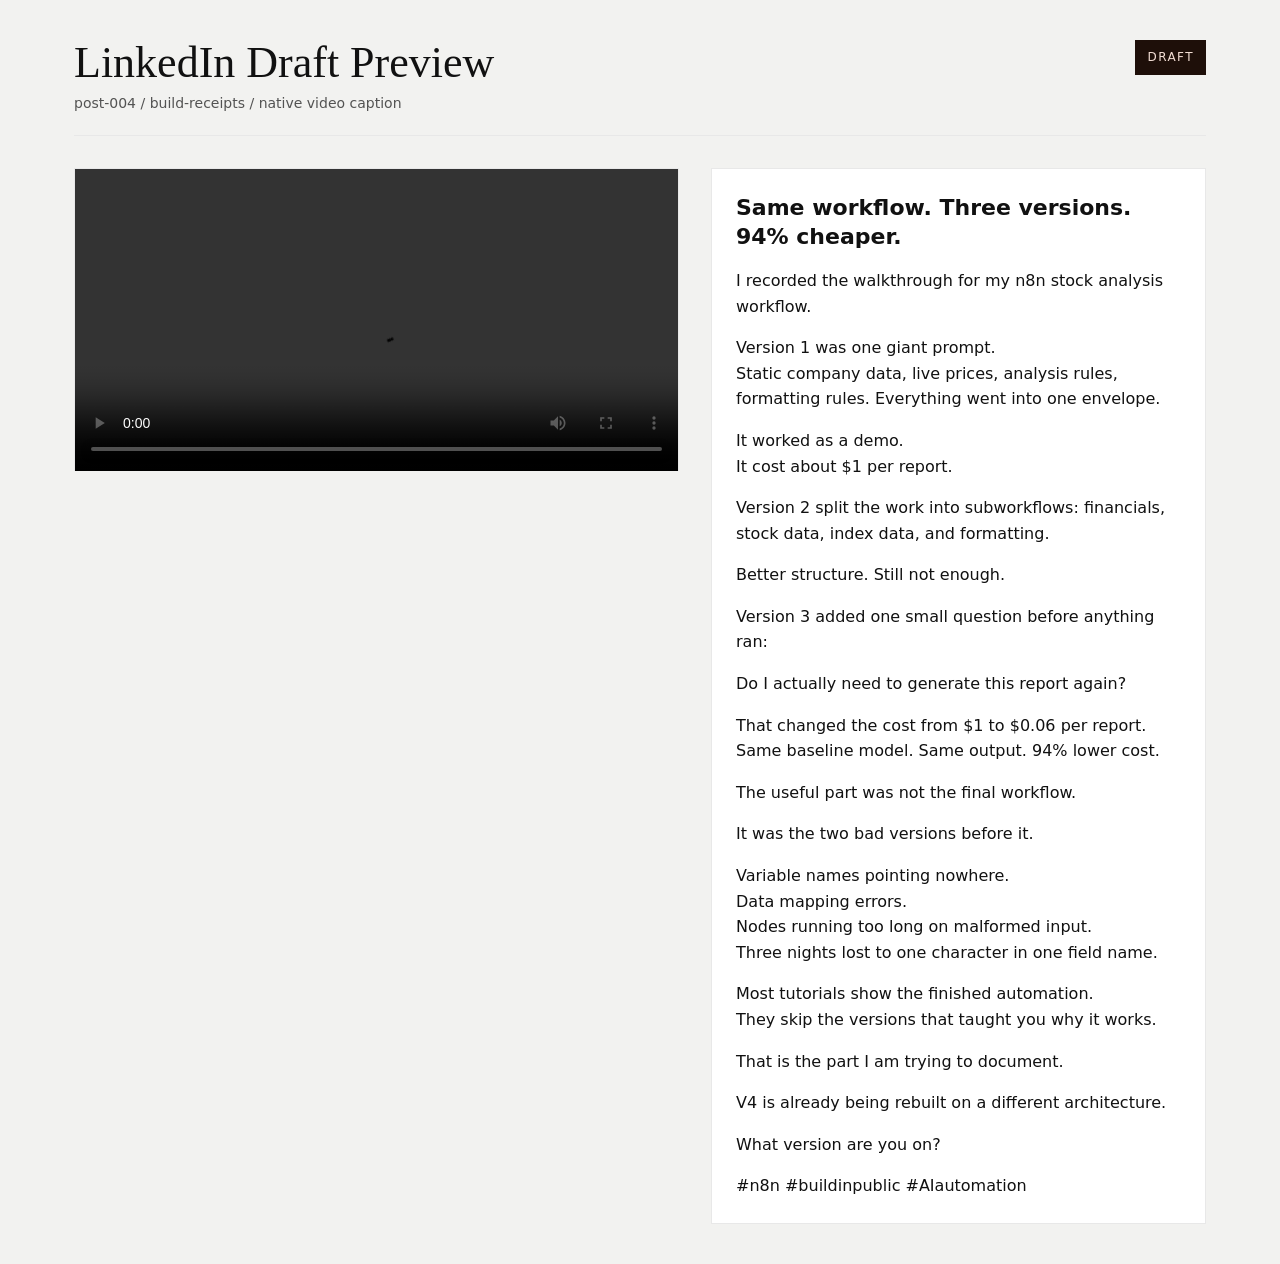
<file: previews/loom-linkedin-post-preview.html>
<!doctype html>
<html lang="en">
<head>
  <meta charset="utf-8">
  <meta name="viewport" content="width=device-width, initial-scale=1">
  <title>LinkedIn Draft Preview - post-004</title>
  <style>
    :root {
      --setu-light-bg: #ffffff;
      --setu-light-fg: #111111;
      --setu-paper-bg: #f2f2f0;
      --setu-terracotta-bg: #1e0f09;
      --setu-terracotta-fg: #f2ddd3;
      --setu-forest-bg: #0e1810;
      --setu-forest-fg: #ddeadf;
      --setu-anthracite-bg: #222222;
      --setu-anthracite-fg: #f4f4f4;
      --setu-muted: #aaaaaa;
      --setu-rule: #e8e8e8;
    }

    * { box-sizing: border-box; }

    body {
      margin: 0;
      background: var(--setu-paper-bg);
      color: var(--setu-light-fg);
      font-family: Inter, system-ui, -apple-system, BlinkMacSystemFont, "Segoe UI", sans-serif;
      line-height: 1.6;
    }

    main {
      max-width: 1180px;
      margin: 0 auto;
      padding: 40px 24px;
      display: grid;
      grid-template-columns: minmax(0, 1.1fr) minmax(360px, 0.9fr);
      gap: 32px;
      align-items: start;
    }

    .mast {
      grid-column: 1 / -1;
      display: flex;
      justify-content: space-between;
      gap: 24px;
      border-bottom: 1px solid var(--setu-rule);
      padding-bottom: 20px;
    }

    h1 {
      margin: 0;
      font-family: "Cormorant Garamond", Georgia, serif;
      font-size: 44px;
      font-weight: 400;
      line-height: 1.05;
      letter-spacing: 0;
    }

    .meta {
      margin: 6px 0 0;
      color: var(--setu-light-fg);
      opacity: 0.7;
      font-size: 14px;
    }

    .badge {
      align-self: start;
      background: var(--setu-terracotta-bg);
      color: var(--setu-terracotta-fg);
      padding: 8px 12px;
      font-size: 12px;
      letter-spacing: 0.12em;
      text-transform: uppercase;
      white-space: nowrap;
    }

    video {
      display: block;
      width: 100%;
      background: var(--setu-anthracite-bg);
      border: 1px solid var(--setu-rule);
    }

    .post {
      background: var(--setu-light-bg);
      border: 1px solid var(--setu-rule);
      padding: 24px;
    }

    .post p {
      margin: 0 0 16px;
      font-size: 16px;
    }

    .post p:first-child {
      font-size: 22px;
      line-height: 1.35;
      font-weight: 600;
    }

    .post p:last-child { margin-bottom: 0; }

    @media (max-width: 880px) {
      main {
        grid-template-columns: 1fr;
        padding: 28px 16px;
      }

      .mast {
        display: block;
      }

      h1 { font-size: 36px; }

      .badge {
        display: inline-block;
        margin-top: 16px;
      }
    }
  </style>
</head>
<body>
  <main>
    <header class="mast">
      <div>
        <h1>LinkedIn Draft Preview</h1>
        <p class="meta">post-004 / build-receipts / native video caption</p>
      </div>
      <div class="badge">Draft</div>
    </header>

    <section>
      <video controls preload="metadata" src="file:///Users/sistaseetaram/Desktop/Claude/LoomWalkthroughs/edit/final_v2_nohud_1.2x.mp4"></video>
    </section>

    <article class="post">
      <p>Same workflow. Three versions. 94% cheaper.</p>
      <p>I recorded the walkthrough for my n8n stock analysis workflow.</p>
      <p>Version 1 was one giant prompt.<br>Static company data, live prices, analysis rules, formatting rules. Everything went into one envelope.</p>
      <p>It worked as a demo.<br>It cost about $1 per report.</p>
      <p>Version 2 split the work into subworkflows: financials, stock data, index data, and formatting.</p>
      <p>Better structure. Still not enough.</p>
      <p>Version 3 added one small question before anything ran:</p>
      <p>Do I actually need to generate this report again?</p>
      <p>That changed the cost from $1 to $0.06 per report.<br>Same baseline model. Same output. 94% lower cost.</p>
      <p>The useful part was not the final workflow.</p>
      <p>It was the two bad versions before it.</p>
      <p>Variable names pointing nowhere.<br>Data mapping errors.<br>Nodes running too long on malformed input.<br>Three nights lost to one character in one field name.</p>
      <p>Most tutorials show the finished automation.<br>They skip the versions that taught you why it works.</p>
      <p>That is the part I am trying to document.</p>
      <p>V4 is already being rebuilt on a different architecture.</p>
      <p>What version are you on?</p>
      <p>#n8n #buildinpublic #AIautomation</p>
    </article>
  </main>
</body>
</html>
</file>
<file: canvas-browser/index.css>
/* CSS Variables for App Interface (Dark Mode Theme) */
:root {
    --bg-primary: #0a0a0c;
    --bg-secondary: #121216;
    --bg-tertiary: #1a1a22;
    --border-color: #2a2a35;
    --text-primary: #f3f3f6;
    --text-secondary: #a0a0b0;
    --accent: #d4a373;
    --accent-hover: #e9c46a;
    
    /* Setu Brand Colors for Slides */
    --color-terracotta: #1e0f09;
    --color-terracotta-fg: #f2ddd3;
    --color-light: #ffffff;
    --color-light-fg: #111111;
    --color-forest: #0e1810;
    --color-forest-fg: #ddeadf;
    --color-anthracite: #222222;
    --color-anthracite-fg: #f4f4f4;
    
    --header-height: 70px;
    --sidebar-width: 380px;
}

/* Base resets */
* {
    box-sizing: border-box;
    margin: 0;
    padding: 0;
}

body {
    background-color: var(--bg-primary);
    color: var(--text-primary);
    font-family: 'Inter', -apple-system, BlinkMacSystemFont, "Segoe UI", Roboto, sans-serif;
    font-weight: 400;
    line-height: 1.5;
    height: 100vh;
    display: flex;
    flex-direction: column;
    overflow: hidden;
}

/* Header */
.app-header {
    height: var(--header-height);
    background-color: var(--bg-secondary);
    border-bottom: 1px solid var(--border-color);
    display: flex;
    align-items: center;
    justify-content: space-between;
    padding: 0 24px;
    z-index: 10;
}

/* Brand Wordmark Styling */
.setu-wordmark {
    display: inline-flex;
    align-items: baseline;
    line-height: 1;
    white-space: nowrap;
    color: inherit;
}

.setu-wordmark .deva {
    font-family: "Noto Sans Devanagari", Arial, sans-serif;
    font-weight: 300;
    font-size: 1em;
}

.setu-wordmark .latin {
    font-family: "Inter", Arial, sans-serif;
    font-weight: 300;
    font-size: 0.94em;
    letter-spacing: -0.025em;
}

.logo {
    display: flex;
    align-items: center;
    font-size: 24px;
}

.logo-sub {
    font-family: 'Inter', sans-serif;
    font-size: 12px;
    font-weight: 600;
    text-transform: uppercase;
    letter-spacing: 2px;
    color: var(--text-secondary);
    margin-left: 8px;
    border-left: 1px solid var(--border-color);
    padding-left: 8px;
}

.header-actions {
    display: flex;
    gap: 12px;
}

/* Buttons */
.btn {
    font-family: 'Inter', sans-serif;
    font-weight: 500;
    font-size: 14px;
    padding: 8px 16px;
    border-radius: 6px;
    cursor: pointer;
    transition: all 0.2s ease;
    display: inline-flex;
    align-items: center;
    gap: 8px;
    border: none;
}

.btn-primary {
    background-color: var(--accent);
    color: #1e0f09;
}

.btn-primary:hover {
    background-color: var(--accent-hover);
}

.btn-secondary {
    background-color: var(--bg-tertiary);
    color: var(--text-primary);
    border: 1px solid var(--border-color);
}

.btn-secondary:hover {
    background-color: var(--border-color);
}

/* Layout container */
.app-container {
    display: flex;
    flex: 1;
    height: calc(100vh - var(--header-height));
    overflow: hidden;
}

/* Sidebar styling */
.sidebar {
    width: var(--sidebar-width);
    background-color: var(--bg-secondary);
    border-right: 1px solid var(--border-color);
    padding: 24px;
    overflow-y: auto;
    display: flex;
    flex-direction: column;
    gap: 28px;
}

.sidebar-section h3 {
    font-size: 12px;
    font-weight: 600;
    text-transform: uppercase;
    letter-spacing: 1.5px;
    color: var(--text-secondary);
    margin-bottom: 12px;
    border-bottom: 1px solid var(--border-color);
    padding-bottom: 8px;
}

.post-copy-box {
    background-color: var(--bg-primary);
    border: 1px solid var(--border-color);
    border-radius: 6px;
    padding: 12px;
    max-height: 200px;
    overflow-y: auto;
}

.post-copy-box pre {
    font-family: inherit;
    font-size: 13px;
    color: var(--text-secondary);
    white-space: pre-wrap;
    word-wrap: break-word;
}

.control-group {
    margin-bottom: 16px;
}

.control-group label {
    display: block;
    font-size: 13px;
    font-weight: 500;
    color: var(--text-secondary);
    margin-bottom: 6px;
}

.form-input {
    width: 100%;
    background-color: var(--bg-primary);
    border: 1px solid var(--border-color);
    border-radius: 6px;
    color: var(--text-primary);
    padding: 8px 12px;
    font-family: inherit;
    font-size: 14px;
    outline: none;
    transition: border-color 0.2s ease;
}

.form-input:focus {
    border-color: var(--accent);
}

select.form-input {
    cursor: pointer;
}

/* Theme picker */
.theme-picker {
    display: flex;
    gap: 8px;
}

.theme-btn {
    width: 32px;
    height: 32px;
    border-radius: 50%;
    border: 2px solid transparent;
    cursor: pointer;
    transition: all 0.2s ease;
}

.theme-btn:hover {
    transform: scale(1.1);
}

.theme-btn.active {
    border-color: var(--accent);
}

.theme-btn.terracotta { background-color: var(--color-terracotta); }
.theme-btn.light { background-color: var(--color-light); border: 1px solid #ccc; }
.theme-btn.forest { background-color: var(--color-forest); }
.theme-btn.anthracite { background-color: var(--color-anthracite); }

.word-counter {
    font-size: 11px;
    color: var(--text-secondary);
    text-align: right;
    margin-top: 4px;
}

.resource-list {
    list-style: none;
    display: flex;
    flex-direction: column;
    gap: 8px;
}

.resource-list li a {
    color: var(--accent);
    text-decoration: none;
    font-size: 14px;
    display: flex;
    align-items: center;
    gap: 8px;
    padding: 8px;
    background-color: var(--bg-primary);
    border: 1px solid var(--border-color);
    border-radius: 6px;
    transition: background-color 0.2s ease;
}

.resource-list li a:hover {
    background-color: var(--bg-tertiary);
}

/* Editor / Viewer Area */
.editor-area {
    flex: 1;
    display: flex;
    align-items: center;
    justify-content: center;
    padding: 30px;
    background-color: var(--bg-primary);
    overflow-y: auto;
    position: relative;
}

/* Interactive Slide Viewer */
.slide-viewer {
    display: flex;
    align-items: center;
    justify-content: center;
    gap: 24px;
    width: 100%;
    max-width: 1100px;
}

.nav-arrow {
    background-color: var(--bg-secondary);
    border: 1px solid var(--border-color);
    color: var(--text-primary);
    width: 48px;
    height: 48px;
    border-radius: 50%;
    font-size: 18px;
    cursor: pointer;
    display: flex;
    align-items: center;
    justify-content: center;
    transition: all 0.2s ease;
    user-select: none;
}

.nav-arrow:hover {
    background-color: var(--bg-tertiary);
    border-color: var(--accent);
    color: var(--accent);
    transform: scale(1.05);
}

/* Slide Container & Aspect Ratio (Forces Square Slide) */
.slide-container {
    width: 100%;
    max-width: 600px;
    aspect-ratio: 1 / 1;
    box-shadow: 0 20px 40px rgba(0, 0, 0, 0.4);
    border-radius: 8px;
    overflow: hidden;
}

/* The actual slide rendering */
.slide-canvas {
    width: 100%;
    height: 100%;
    display: flex;
    flex-direction: column;
    padding: 48px; /* Generous whitespace */
    transition: background-color 0.3s ease, color 0.3s ease;
    position: relative;
    user-select: text;
}

.slide-content {
    display: flex;
    flex-direction: column;
    height: 100%;
    justify-content: space-between;
}

.slide-header {
    display: flex;
    justify-content: space-between;
    align-items: center;
}

.slide-tag {
    font-family: 'Inter', sans-serif;
    font-size: 11px;
    font-weight: 600;
    text-transform: uppercase;
    letter-spacing: 2px;
    opacity: 0.7;
}

.slide-body {
    flex: 1;
    display: flex;
    flex-direction: column;
    justify-content: center;
    gap: 16px;
}

.slide-headline {
    font-family: 'Cormorant Garamond', Georgia, serif;
    font-weight: 500;
    font-size: 34px;
    line-height: 1.25;
    margin-bottom: 8px;
}

/* Headline style overrides based on cover vs body */
.slide-canvas.cover-slide .slide-headline {
    font-size: 42px;
    font-weight: 300;
    text-align: center;
    line-height: 1.2;
}

.slide-body-text {
    font-family: 'Inter', sans-serif;
    font-size: 15px;
    font-weight: 400;
    line-height: 1.6;
    opacity: 0.85;
    max-width: 480px;
}

.slide-visual-container {
    width: 100%;
    flex: 1;
    display: flex;
    align-items: center;
    justify-content: center;
    margin-top: 16px;
    overflow: hidden;
    border-radius: 6px;
    background-color: rgba(0, 0, 0, 0.05);
}

.slide-visual-container img {
    max-width: 100%;
    max-height: 240px;
    object-fit: contain;
    border-radius: 4px;
    box-shadow: 0 4px 12px rgba(0, 0, 0, 0.15);
}

.slide-visual-container iframe {
    width: 100%;
    height: 100%;
    border: none;
    background-color: white;
}

.slide-footer {
    display: flex;
    justify-content: space-between;
    align-items: center;
    margin-top: 16px;
    border-top: 1px solid rgba(128, 128, 128, 0.15);
    padding-top: 16px;
}

.brand-wordmark {
    font-size: 20px;
}

.slide-number-display {
    font-family: 'Inter', sans-serif;
    font-size: 12px;
    font-weight: 500;
    opacity: 0.6;
}

/* Slide themes */
.slide-canvas.theme-terracotta {
    background-color: var(--color-terracotta);
    color: var(--color-terracotta-fg);
}
.slide-canvas.theme-light {
    background-color: var(--color-light);
    color: var(--color-light-fg);
}
.slide-canvas.theme-forest {
    background-color: var(--color-forest);
    color: var(--color-forest-fg);
}
.slide-canvas.theme-anthracite {
    background-color: var(--color-anthracite);
    color: var(--color-anthracite-fg);
}

/* Toast */
.toast {
    position: fixed;
    bottom: 24px;
    right: 24px;
    background-color: var(--accent);
    color: #1e0f09;
    padding: 12px 24px;
    border-radius: 6px;
    font-size: 14px;
    font-weight: 600;
    z-index: 100;
    transition: opacity 0.3s ease, transform 0.3s ease;
    box-shadow: 0 4px 12px rgba(0, 0, 0, 0.3);
}

.toast.hidden {
    opacity: 0;
    transform: translateY(20px);
    pointer-events: none;
}

/* Print Layout */
.print-stack {
    width: 100%;
    max-width: 800px;
    padding: 20px 0;
}

.print-notice {
    background-color: var(--bg-secondary);
    border: 1px solid var(--border-color);
    padding: 16px;
    border-radius: 8px;
    margin-bottom: 24px;
    text-align: center;
    font-size: 14px;
}

.print-slides-container {
    display: flex;
    flex-direction: column;
    align-items: center;
    gap: 32px;
}

.print-slides-container .slide-canvas {
    width: 600px;
    height: 600px;
    border-radius: 8px;
    box-shadow: 0 8px 24px rgba(0, 0, 0, 0.3);
}

/* Profile Header Styling (Founder Info Card) */
.profile-header {
    display: flex;
    align-items: center;
    gap: 12px;
    margin-bottom: 20px;
    border-bottom: 1px solid rgba(128, 128, 128, 0.1);
    padding-bottom: 12px;
}

.profile-avatar {
    width: 42px;
    height: 42px;
    border-radius: 50%;
    object-fit: cover;
    border: 1px solid rgba(128, 128, 128, 0.25);
    background-color: var(--bg-tertiary);
}

.profile-info {
    display: flex;
    flex-direction: column;
}

.profile-name-container {
    display: flex;
    align-items: center;
    gap: 6px;
}

.profile-name {
    font-family: 'Inter', sans-serif;
    font-size: 14px;
    font-weight: 600;
}

.profile-badge {
    color: #0077b5; /* LinkedIn Blue */
    display: inline-flex;
    align-items: center;
}

.profile-badge svg {
    width: 14px;
    height: 14px;
    fill: #0077b5;
}

.profile-handle {
    font-family: 'Inter', sans-serif;
    font-size: 12px;
    opacity: 0.65;
}

/* Theme overrides for profile header text */
.theme-terracotta .profile-name { color: var(--color-terracotta-fg); }
.theme-terracotta .profile-handle { color: var(--color-terracotta-fg); opacity: 0.7; }
.theme-terracotta .profile-badge svg { fill: var(--accent); }

.theme-light .profile-name { color: var(--color-light-fg); }
.theme-light .profile-handle { color: var(--color-light-fg); opacity: 0.65; }
.theme-light .profile-badge svg { fill: #0077b5; }

.theme-forest .profile-name { color: var(--color-forest-fg); }
.theme-forest .profile-handle { color: var(--color-forest-fg); opacity: 0.7; }
.theme-forest .profile-badge svg { fill: var(--accent); }

.theme-anthracite .profile-name { color: var(--color-anthracite-fg); }
.theme-anthracite .profile-handle { color: var(--color-anthracite-fg); opacity: 0.65; }
.theme-anthracite .profile-badge svg { fill: var(--accent); }

.hidden {
    display: none !important;
}

/* PRINT MEDIA STYLES */
@media print {
    body {
        background-color: white;
        color: black;
        overflow: visible;
        height: auto;
    }
    
    .app-header, .sidebar, .nav-arrow, .print-notice {
        display: none !important;
    }
    
    .app-container {
        height: auto;
        overflow: visible;
    }
    
    .editor-area {
        padding: 0;
        background-color: white;
        overflow: visible;
    }
    
    .print-stack {
        max-width: 100%;
        padding: 0;
    }
    
    .print-slides-container {
        gap: 0;
    }
    
    .print-slides-container .slide-canvas {
        width: 100vw;
        height: 100vw;
        max-width: 1080px;
        max-height: 1080px;
        box-shadow: none;
        border-radius: 0;
        page-break-after: always;
        padding: 8vw;
    }
    
    .slide-visual-container img {
        max-height: 40vw;
    }
}
</file>
